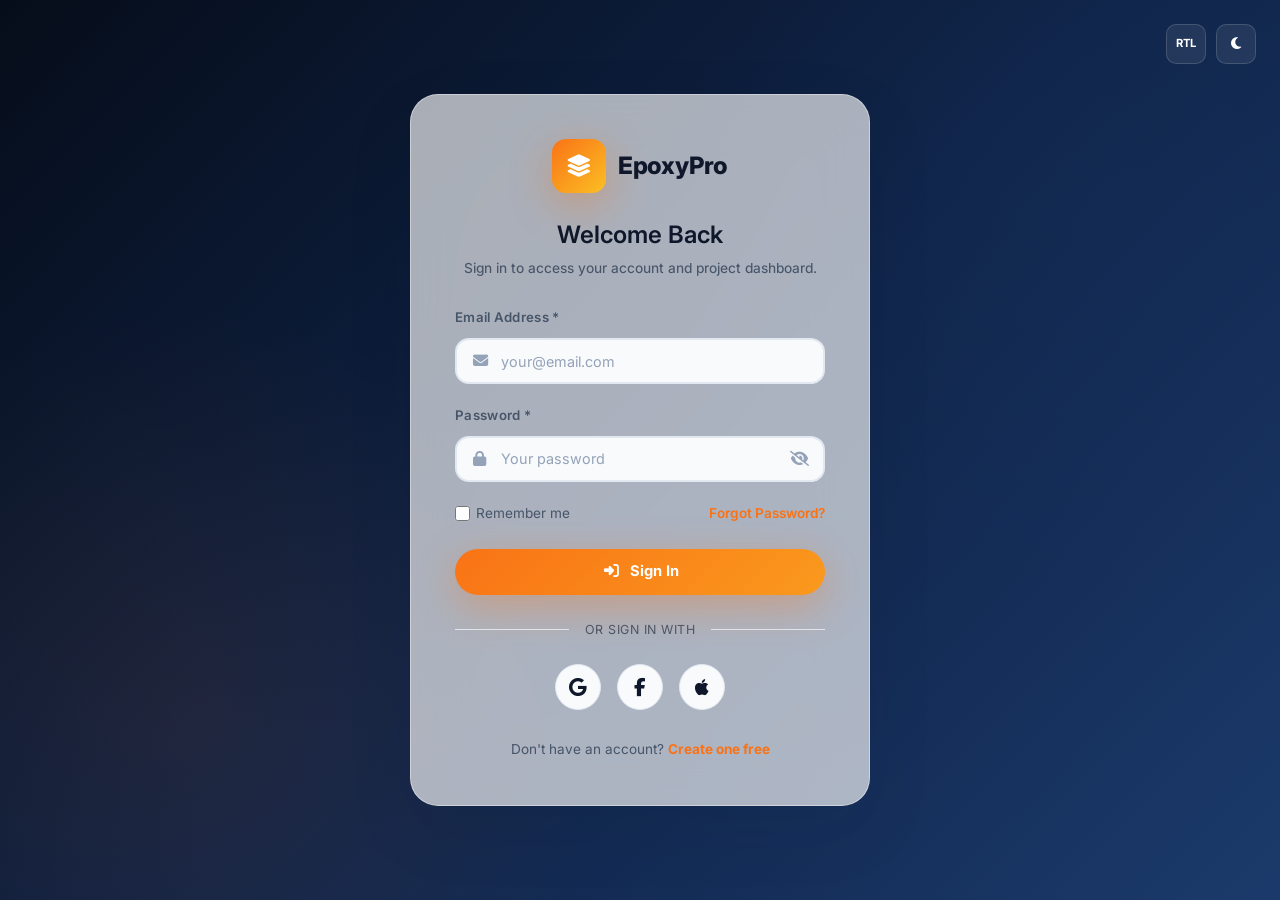
<file: login.html>
<!DOCTYPE html>
<html lang="en" data-theme="light">

<head>
  <meta charset="UTF-8" />
  <meta name="viewport" content="width=device-width, initial-scale=1.0" />
  <title>Login | EpoxyPro Contractors</title>
  <meta name="description"
    content="Login to your EpoxyPro account to manage your flooring projects, quotes, and appointments." />
  <link rel="stylesheet" href="https://cdn.jsdelivr.net/npm/bootstrap@5.3.3/dist/css/bootstrap.min.css" />
  <link rel="stylesheet" href="https://cdnjs.cloudflare.com/ajax/libs/font-awesome/6.5.1/css/all.min.css" />
  <link rel="stylesheet" href="assets/css/style.css?v=2.1" />
  <script>
    // Apply saved theme and direction immediately to prevent flash of unstyled content
    document.documentElement.setAttribute('data-theme', localStorage.getItem('epoxy-theme') || 'dark');
    document.documentElement.setAttribute('dir', localStorage.getItem('epoxy-dir') || 'ltr');
  </script>
  <link rel="icon" type="image/svg+xml" href="favicon.svg" />
</head>

<body>

  <!-- Floating Theme & RTL Controls (Top Right Corner, Outside Card) -->
  <div class="auth-controls">
    <button aria-label="Toggle RTL" class="header-icon-btn rtl-toggle" title="Toggle RTL" style="color:#fff;">
      <span class="rtl-label" style="font-size:0.7rem;font-weight:700;">RTL</span>
    </button>
    <button class="header-icon-btn theme-toggle" title="Theme Toggle" aria-label="Toggle Theme" style="color:#fff;">
      <i class="theme-icon fas fa-moon"></i>
    </button>
  </div>

  <div class="auth-page">
    <div class="auth-card" data-aos="zoom-in">

      <!-- Centered Card Header (Logo + Brand Name) -->
      <div class="auth-header-wrap"
        style="display:flex;flex-direction:row;align-items:center;justify-content:center;gap:14px;margin-bottom:28px;">
        <a href="index.html" class="auth-logo-link"
          style="display:flex;flex-direction:row;align-items:center;gap:12px;text-decoration:none;">
          <div class="auth-logo-icon" style="flex-shrink:0;">
            <i class="fas fa-layer-group" style="color:#fff;"></i>
          </div>
          <span class="brand-name"
            style="font-size:1.5rem;font-weight:800;color:var(--text-heading);transition:color 0.3s ease;">EpoxyPro</span>
        </a>
      </div>

      <h1 class="auth-title" style="font-weight:600;">Welcome Back</h1>
      <p class="auth-subtitle" style="font-weight:450;">Sign in to access your account and project dashboard.</p>

      <form data-validate id="loginForm">
        <!-- Email Field -->
        <div class="form-group-custom">
          <label class="form-label-custom" for="login-email">Email Address *</label>
          <div class="form-input-icon">
            <i class="fas fa-envelope"></i>
            <input type="email" id="login-email" class="form-control-custom" placeholder="your@email.com" required />
            <div class="form-error-msg">Valid email required.</div>
          </div>
        </div>

        <!-- Password Field with Toggle -->
        <div class="form-group-custom">
          <label class="form-label-custom" for="login-pwd">Password *</label>
          <div class="form-input-icon" style="position:relative;">
            <i class="fas fa-lock"></i>
            <input type="password" id="login-pwd" class="form-control-custom" placeholder="Your password" required />
            <button type="button" class="toggle-password" data-target="#login-pwd"
              aria-label="Toggle Password Visibility">
              <i class="fas fa-eye-slash"></i>
            </button>
            <div class="form-error-msg">Password required.</div>
          </div>
        </div>

        <!-- Remember Me & Forgot Password -->
        <div style="display:flex;justify-content:space-between;align-items:center;margin-bottom:24px;flex-wrap:nowrap;gap:4px;">
          <div style="display:flex;align-items:center;gap:6px;flex-shrink:1;">
            <input type="checkbox" id="remember-me"
              style="width:15px;height:15px;accent-color:var(--primary);cursor:pointer;margin:0;flex-shrink:0;" />
            <label for="remember-me"
              style="font-size:clamp(0.7rem, 3.5vw, 0.85rem);color:var(--text-secondary);cursor:pointer;user-select:none;margin:0;white-space:nowrap;">Remember me</label>
          </div>
          <a href="#"
            style="font-size:clamp(0.7rem, 3.5vw, 0.85rem);color:var(--secondary);font-weight:600;text-decoration:none;transition:color 0.2s;white-space:nowrap;flex-shrink:0;">Forgot Password?</a>
        </div>

        <!-- Login Button -->
        <button type="submit" class="btn-primary-custom w-100 justify-content-center" style="font-weight:700;">
          <i class="fas fa-sign-in-alt me-2"></i> Sign In
        </button>
      </form>

      <!-- Divider -->
      <div class="auth-divider">or sign in with</div>

      <!-- Social Login Icons -->
      <div class="social-auth-row">
        <button class="social-icon-btn" type="button" aria-label="Sign in with Google">
          <i class="fab fa-google"></i>
        </button>
        <button class="social-icon-btn" type="button" aria-label="Sign in with Facebook">
          <i class="fab fa-facebook-f"></i>
        </button>
        <button class="social-icon-btn" type="button" aria-label="Sign in with Apple">
          <i class="fab fa-apple"></i>
        </button>
      </div>

      <!-- Signup Redirect Link -->
      <p style="text-align:center;font-size:0.85rem;color:var(--text-secondary);margin-top:28px;margin-bottom:0;">
        Don't have an account? <a href="register.html"
          style="color:var(--secondary);font-weight:700;text-decoration:none;">Create one free</a>
      </p>

    </div>
  </div>

  <script src="https://cdn.jsdelivr.net/npm/bootstrap@5.3.3/dist/js/bootstrap.bundle.min.js"></script>
  <script src="assets/js/main.js"></script>
</body>

</html>
</file>
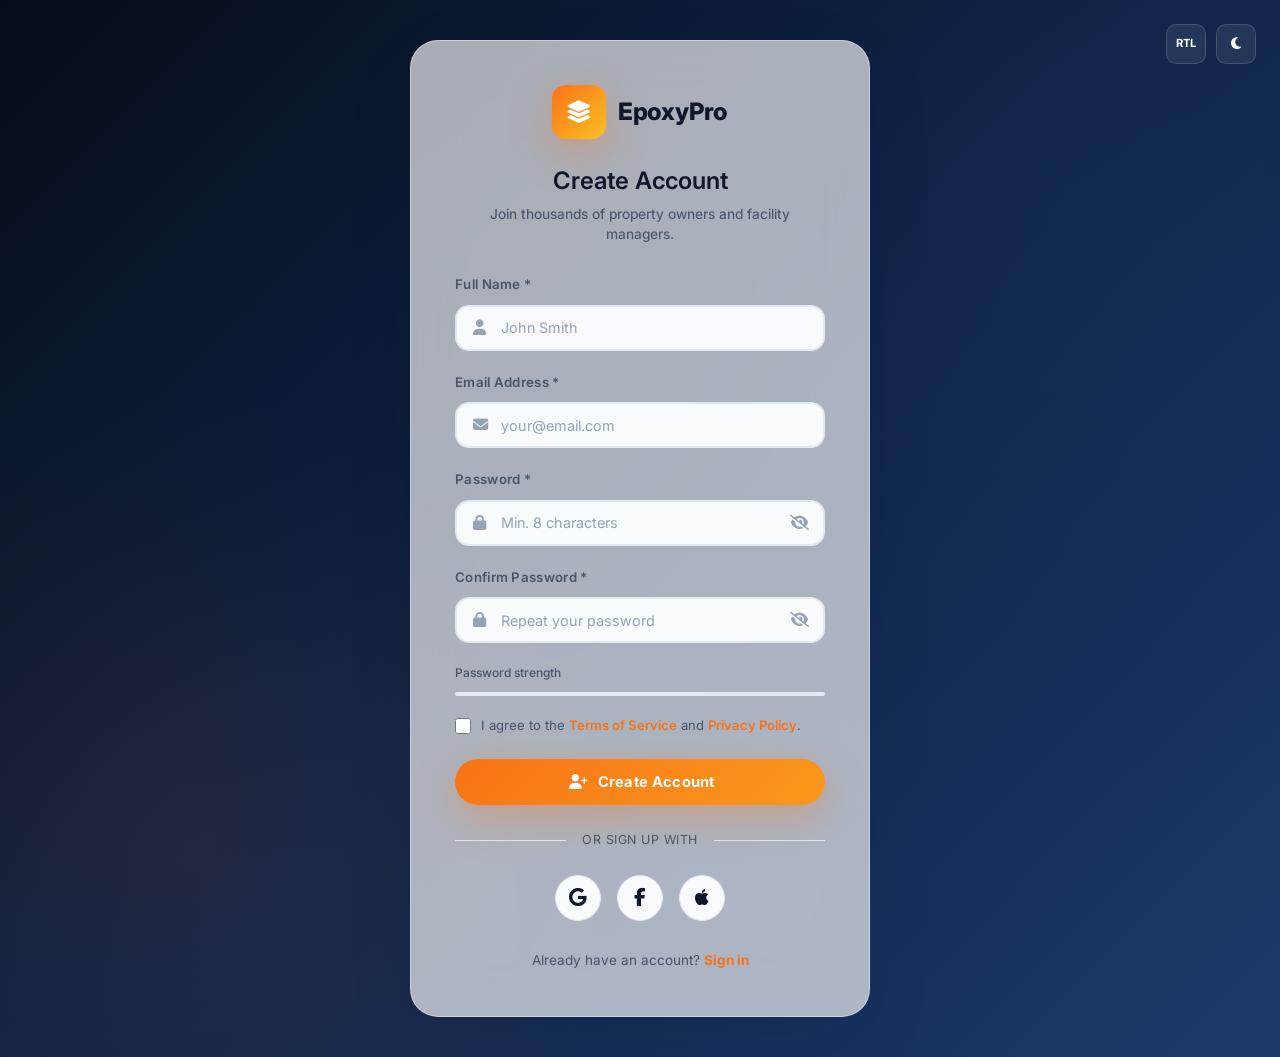
<file: register.html>
<!DOCTYPE html>
<html lang="en" data-theme="light">
<head>
  <meta charset="UTF-8" /><meta name="viewport" content="width=device-width, initial-scale=1.0" />
  <title>Create Account | EpoxyPro Contractors</title>
  <meta name="description" content="Create your free EpoxyPro account to get quotes, track projects, and access exclusive resources." />
  <link rel="stylesheet" href="https://cdn.jsdelivr.net/npm/bootstrap@5.3.3/dist/css/bootstrap.min.css" />
  <link rel="stylesheet" href="https://cdnjs.cloudflare.com/ajax/libs/font-awesome/6.5.1/css/all.min.css" />
  <link rel="stylesheet" href="assets/css/style.css?v=2.1" />
  <script>
    // Apply saved theme and direction immediately to prevent flash of unstyled content
    document.documentElement.setAttribute('data-theme', localStorage.getItem('epoxy-theme') || 'dark');
    document.documentElement.setAttribute('dir', localStorage.getItem('epoxy-dir') || 'ltr');
  </script>
  <link rel="icon" type="image/svg+xml" href="favicon.svg" />
</head>
<body>

<!-- Floating Theme & RTL Controls (Top Right Corner, Outside Card) -->
<div class="auth-controls">
  <button aria-label="Toggle RTL" class="header-icon-btn rtl-toggle" title="Toggle RTL" style="color:#fff;">
    <span class="rtl-label" style="font-size:0.7rem;font-weight:700;">RTL</span>
  </button>
  <button class="header-icon-btn theme-toggle" title="Theme Toggle" aria-label="Toggle Theme" style="color:#fff;">
    <i class="theme-icon fas fa-moon"></i>
  </button>
</div>

<div class="auth-page">
  <div class="auth-card" data-aos="zoom-in">
    
    <!-- Centered Card Header (Logo + Brand Name) -->
    <div class="auth-header-wrap" style="display:flex;flex-direction:row;align-items:center;justify-content:center;gap:14px;margin-bottom:28px;">
      <a href="index.html" class="auth-logo-link" style="display:flex;flex-direction:row;align-items:center;gap:12px;text-decoration:none;">
        <div class="auth-logo-icon" style="flex-shrink:0;">
          <i class="fas fa-layer-group" style="color:#fff;"></i>
        </div>
        <span class="brand-name" style="font-size:1.5rem;font-weight:800;color:var(--text-heading);transition:color 0.3s ease;">EpoxyPro</span>
      </a>
    </div>

    <h1 class="auth-title" style="font-weight:600;">Create Account</h1>
    <p class="auth-subtitle" style="font-weight:450;">Join thousands of property owners and facility managers.</p>

    <form data-validate id="registerForm">
      <!-- Full Name Field -->
      <div class="form-group-custom">
        <label class="form-label-custom" for="reg-fullname">Full Name *</label>
        <div class="form-input-icon">
          <i class="fas fa-user"></i>
          <input type="text" id="reg-fullname" class="form-control-custom" placeholder="John Smith" required />
          <div class="form-error-msg">Full name required.</div>
        </div>
      </div>

      <!-- Email Field -->
      <div class="form-group-custom">
        <label class="form-label-custom" for="reg-email">Email Address *</label>
        <div class="form-input-icon">
          <i class="fas fa-envelope"></i>
          <input type="email" id="reg-email" class="form-control-custom" placeholder="your@email.com" required />
          <div class="form-error-msg">Valid email required.</div>
        </div>
      </div>

      <!-- Password Field with Toggle -->
      <div class="form-group-custom">
        <label class="form-label-custom" for="reg-pwd">Password *</label>
        <div class="form-input-icon" style="position:relative;">
          <i class="fas fa-lock"></i>
          <input type="password" id="reg-pwd" class="form-control-custom" placeholder="Min. 8 characters" required />
          <button type="button" class="toggle-password" data-target="#reg-pwd" aria-label="Toggle Password Visibility">
            <i class="fas fa-eye-slash"></i>
          </button>
          <div class="form-error-msg">Password required.</div>
        </div>
      </div>

      <!-- Confirm Password Field with Toggle -->
      <div class="form-group-custom">
        <label class="form-label-custom" for="reg-confirm">Confirm Password *</label>
        <div class="form-input-icon" style="position:relative;">
          <i class="fas fa-lock"></i>
          <input type="password" id="reg-confirm" class="form-control-custom" placeholder="Repeat your password" required />
          <button type="button" class="toggle-password" data-target="#reg-confirm" aria-label="Toggle Password Visibility">
            <i class="fas fa-eye-slash"></i>
          </button>
          <div class="form-error-msg">Please confirm your password.</div>
        </div>
      </div>

      <!-- Password Strength -->
      <div style="margin-bottom:20px;">
        <div style="font-size:0.75rem;color:var(--text-secondary);margin-bottom:8px;font-weight:500;">Password strength</div>
        <div style="height:4px;background:var(--border-color);border-radius:2px;overflow:hidden;">
          <div id="pwdStrength" style="height:100%;width:0%;background:var(--gradient-secondary);border-radius:2px;transition:width 0.4s;"></div>
        </div>
      </div>

      <!-- Terms & Signup Button -->
      <div style="display:flex;align-items:flex-start;gap:10px;margin-bottom:24px;">
        <input type="checkbox" id="terms" style="width:16px;height:16px;accent-color:var(--primary);margin-top:2px;flex-shrink:0;" required />
        <label for="terms" style="font-size:0.82rem;color:var(--text-secondary);cursor:pointer;line-height:1.5;user-select:none;">
          I agree to the <a href="#" style="color:var(--secondary);font-weight:600;text-decoration:none;">Terms of Service</a> and <a href="#" style="color:var(--secondary);font-weight:600;text-decoration:none;">Privacy Policy</a>.
        </label>
      </div>

      <button type="submit" class="btn-primary-custom w-100 justify-content-center" style="font-weight:700;">
        <i class="fas fa-user-plus me-2"></i> Create Account
      </button>
    </form>

    <!-- Divider -->
    <div class="auth-divider">or sign up with</div>

    <!-- Social Signup Icons -->
    <div class="social-auth-row">
      <button class="social-icon-btn" type="button" aria-label="Sign up with Google">
        <i class="fab fa-google"></i>
      </button>
      <button class="social-icon-btn" type="button" aria-label="Sign up with Facebook">
        <i class="fab fa-facebook-f"></i>
      </button>
      <button class="social-icon-btn" type="button" aria-label="Sign up with Apple">
        <i class="fab fa-apple"></i>
      </button>
    </div>

    <!-- Login Redirect Link -->
    <p style="text-align:center;font-size:0.85rem;color:var(--text-secondary);margin-top:28px;margin-bottom:0;">
      Already have an account? <a href="login.html" style="color:var(--secondary);font-weight:700;text-decoration:none;">Sign in</a>
    </p>

  </div>
</div>

  <script src="https://cdn.jsdelivr.net/npm/bootstrap@5.3.3/dist/js/bootstrap.bundle.min.js"></script>
  <script src="assets/js/main.js"></script>
  <script>
    document.addEventListener('DOMContentLoaded', function() {
      // Password strength meter
      const pwdInput = document.getElementById('reg-pwd');
      const bar = document.getElementById('pwdStrength');
      if (pwdInput && bar) {
        pwdInput.addEventListener('input', () => {
          const v = pwdInput.value;
          let strength = 0;
          if (v.length >= 8) strength += 25;
          if (/[A-Z]/.test(v)) strength += 25;
          if (/[0-9]/.test(v)) strength += 25;
          if (/[^A-Za-z0-9]/.test(v)) strength += 25;
          bar.style.width = strength + '%';
          bar.style.background = strength < 50 ? '#EF4444' : strength < 75 ? '#F59E0B' : '#10B981';
        });
      }
    });
  </script>
</body>
</html>
</file>
<file: assets/css/style.css>
/* ================================================================
   EPOXY PRO — PREMIUM DESIGN SYSTEM v2.0
   Industrial Luxury | Deep Blue (#1B3A6B) + Flame Orange (#F97316)
   ================================================================ */

@import url('https://fonts.googleapis.com/css2?family=Inter:wght@300;400;500;600;700;800;900&family=Barlow+Condensed:wght@600;700;800;900&display=swap');

/* ================================================================
   CSS CUSTOM PROPERTIES
   ================================================================ */
:root {
  /* Brand Colors */
  --primary:        #1B3A6B;
  --primary-dark:   #0F2347;
  --primary-light:  #2a5298;
  --primary-glass:  rgba(27,58,107,0.15);
  --secondary:      #F97316;
  --secondary-dark: #ea6500;
  --secondary-light:#fb923c;
  --secondary-glow: rgba(249,115,22,0.35);
  --accent:         #0EA5E9;
  --accent-2:       #8B5CF6;
  --gold:           #FBBF24;

  /* Backgrounds */
  --bg-primary:    #FFFFFF;
  --bg-secondary:  #F8FAFC;
  --bg-tertiary:   #EEF2F7;
  --bg-card:       #FFFFFF;
  --bg-dark:       #0A1628;
  --bg-darker:     #060D1A;
  --bg-overlay:    rgba(10,22,40,0.88);

  /* Text */
  --text-primary:   #0F172A;
  --text-secondary: #475569;
  --text-muted:     #94A3B8;
  --text-inverse:   #FFFFFF;
  --text-heading:   #0F172A;

  /* Borders */
  --border-color: #E2E8F0;
  --border-light: #F1F5F9;
  --border-glow:  rgba(249,115,22,0.4);

  /* Shadows */
  --shadow-xs:  0 1px 2px rgba(0,0,0,0.05);
  --shadow-sm:  0 2px 8px rgba(0,0,0,0.08), 0 1px 3px rgba(0,0,0,0.05);
  --shadow-md:  0 8px 24px rgba(0,0,0,0.10), 0 2px 8px rgba(0,0,0,0.06);
  --shadow-lg:  0 16px 48px rgba(0,0,0,0.14), 0 4px 16px rgba(0,0,0,0.08);
  --shadow-xl:  0 32px 80px rgba(0,0,0,0.18), 0 8px 24px rgba(0,0,0,0.10);
  --shadow-2xl: 0 48px 120px rgba(0,0,0,0.25);
  --shadow-primary:   0 12px 40px rgba(27,58,107,0.30);
  --shadow-secondary: 0 12px 40px rgba(249,115,22,0.35);
  --shadow-glow:      0 0 60px rgba(249,115,22,0.20), 0 12px 40px rgba(249,115,22,0.30);
  --shadow-card:      0 4px 20px rgba(0,0,0,0.08), 0 1px 4px rgba(0,0,0,0.04);

  /* Border Radius */
  --radius-xs:   4px;
  --radius-sm:   8px;
  --radius-md:   14px;
  --radius-lg:   20px;
  --radius-xl:   28px;
  --radius-2xl:  36px;
  --radius-full: 9999px;

  /* Transitions */
  --transition:      all 0.35s cubic-bezier(0.4, 0, 0.2, 1);
  --transition-fast: all 0.18s cubic-bezier(0.4, 0, 0.2, 1);
  --transition-slow: all 0.6s cubic-bezier(0.4, 0, 0.2, 1);
  --transition-bounce: all 0.5s cubic-bezier(0.34, 1.56, 0.64, 1);

  /* Layout */
  --header-height: 82px;
  --section-py:    110px;
  --container-max: 1320px;

  /* Gradients */
  --gradient-primary:   linear-gradient(135deg, var(--primary) 0%, var(--primary-light) 100%);
  --gradient-secondary: linear-gradient(135deg, var(--secondary) 0%, #FBBF24 100%);
  --gradient-dark:      linear-gradient(135deg, #060D1A 0%, #0F2347 50%, #1B3A6B 100%);
  --gradient-hero:      linear-gradient(135deg, rgba(6,13,26,0.96) 0%, rgba(15,35,71,0.82) 55%, rgba(249,115,22,0.10) 100%);
  --gradient-card:      linear-gradient(135deg, rgba(255,255,255,0.06) 0%, rgba(255,255,255,0.02) 100%);
  --gradient-glass:     linear-gradient(135deg, rgba(255,255,255,0.12) 0%, rgba(255,255,255,0.04) 100%);
  --gradient-mesh:      radial-gradient(at 20% 50%, rgba(249,115,22,0.06) 0%, transparent 50%),
                        radial-gradient(at 80% 20%, rgba(27,58,107,0.08) 0%, transparent 50%),
                        radial-gradient(at 50% 80%, rgba(14,165,233,0.05) 0%, transparent 50%);
}

/* ================================================================
   DARK MODE
   ================================================================ */
[data-theme="dark"] {
  --bg-primary:    #060D1A;
  --bg-secondary:  #0A1628;
  --bg-tertiary:   #0F1F38;
  --bg-card:       #0F1F38;
  --text-primary:  #F1F5F9;
  --text-secondary:#94A3B8;
  --text-muted:    #64748B;
  --text-heading:  #FFFFFF;
  --border-color:  #1B3A6B;
  --border-light:  #0F2347;
  --shadow-sm:  0 2px 8px rgba(0,0,0,0.40);
  --shadow-md:  0 8px 24px rgba(0,0,0,0.50);
  --shadow-lg:  0 16px 48px rgba(0,0,0,0.60);
  --shadow-card: 0 4px 20px rgba(0,0,0,0.40);
  --gradient-mesh: radial-gradient(at 20% 50%, rgba(249,115,22,0.08) 0%, transparent 50%),
                   radial-gradient(at 80% 20%, rgba(27,58,107,0.15) 0%, transparent 50%);
}

/* ================================================================
   RTL SUPPORT
   ================================================================ */
[dir="rtl"] { text-align: right; }
[dir="rtl"] .navbar-nav { margin-left: 0; margin-right: auto; }
[dir="rtl"] .navbar-brand { margin-right: 0; margin-left: auto; }
[dir="rtl"] .ms-auto { margin-left: 0 !important; margin-right: auto !important; }
[dir="rtl"] .me-auto { margin-right: 0 !important; margin-left: auto !important; }
[dir="rtl"] .me-1,.me-2,.me-3 { margin-right: 0 !important; margin-left: .25rem !important; }
[dir="rtl"] .text-start { text-align: right !important; }
[dir="rtl"] .text-end { text-align: left !important; }
[dir="rtl"] .ps-3 { padding-left: 0 !important; padding-right: 1rem !important; }
[dir="rtl"] .pe-3 { padding-right: 0 !important; padding-left: 1rem !important; }

/* ================================================================
   BASE RESET
   ================================================================ */
*, *::before, *::after { box-sizing: border-box; margin: 0; padding: 0; }

html {
  scroll-behavior: smooth;
  font-size: 16px;
  -webkit-font-smoothing: antialiased;
  -moz-osx-font-smoothing: grayscale;
  overflow-x: hidden;
  max-width: 100%;
}

body {
  font-family: 'Inter', -apple-system, BlinkMacSystemFont, sans-serif;
  background-color: var(--bg-primary);
  color: var(--text-primary);
  line-height: 1.7;
  overflow-x: hidden;
  max-width: 100%;
  width: 100%;
  transition: background-color 0.4s ease, color 0.4s ease;
}

img { max-width: 100%; height: auto; display: block; }
a { text-decoration: none; color: inherit; transition: var(--transition); }
ul { list-style: none; padding: 0; margin: 0; }
h1,h2,h3,h4,h5,h6 { color: var(--text-heading); font-weight: 600; line-height: 1.2; }
section { padding: var(--section-py) 0; }

/* ================================================================
   KEYFRAME ANIMATIONS
   ================================================================ */
@keyframes fadeUp {
  from { opacity: 0; transform: translateY(40px); }
  to   { opacity: 1; transform: translateY(0); }
}
@keyframes fadeDown {
  from { opacity: 0; transform: translateY(-30px); }
  to   { opacity: 1; transform: translateY(0); }
}
@keyframes fadeLeft {
  from { opacity: 0; transform: translateX(50px); }
  to   { opacity: 1; transform: translateX(0); }
}
@keyframes fadeRight {
  from { opacity: 0; transform: translateX(-50px); }
  to   { opacity: 1; transform: translateX(0); }
}
@keyframes scaleIn {
  from { opacity: 0; transform: scale(0.85); }
  to   { opacity: 1; transform: scale(1); }
}
@keyframes clipReveal {
  from { clip-path: inset(0 100% 0 0); opacity: 0; }
  to   { clip-path: inset(0 0% 0 0); opacity: 1; }
}
@keyframes shimmer {
  0%   { background-position: -200% center; }
  100% { background-position: 200% center; }
}
@keyframes float {
  0%,100% { transform: translateY(0px) rotate(0deg); }
  33%      { transform: translateY(-14px) rotate(0.5deg); }
  66%      { transform: translateY(-7px) rotate(-0.5deg); }
}
@keyframes floatSlow {
  0%,100% { transform: translateY(0px); }
  50%      { transform: translateY(-20px); }
}
@keyframes pulse {
  0%,100% { transform: scale(1); opacity: 1; }
  50%      { transform: scale(1.06); opacity: 0.9; }
}
@keyframes glow-pulse {
  0%,100% { box-shadow: 0 0 20px rgba(249,115,22,0.3), 0 8px 30px rgba(249,115,22,0.2); }
  50%      { box-shadow: 0 0 50px rgba(249,115,22,0.6), 0 12px 40px rgba(249,115,22,0.35); }
}
@keyframes rotate-slow {
  from { transform: rotate(0deg); }
  to   { transform: rotate(360deg); }
}
@keyframes gradient-shift {
  0%   { background-position: 0% 50%; }
  50%  { background-position: 100% 50%; }
  100% { background-position: 0% 50%; }
}
@keyframes loadBar {
  from { width: 0%; }
  to   { width: 100%; }
}
@keyframes marquee {
  from { transform: translateX(0); }
  to   { transform: translateX(-50%); }
}
@keyframes borderGlow {
  0%,100% { border-color: rgba(249,115,22,0.3); box-shadow: 0 0 0 rgba(249,115,22,0); }
  50%      { border-color: rgba(249,115,22,0.8); box-shadow: 0 0 20px rgba(249,115,22,0.2); }
}
@keyframes typewriter {
  from { width: 0; }
  to   { width: 100%; }
}
@keyframes blink {
  0%,100% { border-right-color: var(--secondary); }
  50%      { border-right-color: transparent; }
}
@keyframes ripple {
  0%   { transform: scale(0); opacity: 0.6; }
  100% { transform: scale(4); opacity: 0; }
}

/* ================================================================
   TYPOGRAPHY
   ================================================================ */
.display-heading {
  font-family: 'Barlow Condensed', 'Inter', sans-serif;
  font-weight: 900;
  letter-spacing: -0.5px;
  text-transform: uppercase;
}

.section-badge {
  display: inline-flex;
  align-items: center;
  gap: 8px;
  background: rgba(249,115,22,0.10);
  color: var(--secondary);
  border: 1px solid rgba(249,115,22,0.25);
  padding: 7px 18px;
  border-radius: var(--radius-full);
  font-size: 0.75rem;
  font-weight: 700;
  letter-spacing: 2px;
  text-transform: uppercase;
  margin-bottom: 18px;
  position: relative;
  overflow: hidden;
}
.section-badge::before {
  content: '';
  position: absolute;
  inset: 0;
  background: var(--gradient-secondary);
  opacity: 0;
  transition: opacity 0.3s;
}
.section-badge i { position: relative; z-index: 1; }
.section-badge span, .section-badge > * { position: relative; z-index: 1; }

.section-title {
  font-size: clamp(1.9rem, 4.5vw, 2.8rem);
  font-weight: 800;
  color: var(--text-heading);
  line-height: 1.12;
  margin-bottom: 18px;
  letter-spacing: -0.3px;
}
.section-title span { color: var(--secondary); }
.section-title .stroke-text {
  -webkit-text-stroke: 2px var(--secondary);
  color: transparent;
}

.section-subtitle {
  font-size: 1.05rem;
  color: var(--text-secondary);
  max-width: 580px;
  line-height: 1.85;
}
.section-header-center { text-align: center; }
.section-header-center .section-subtitle { margin: 0 auto; }

.gradient-text {
  background: linear-gradient(135deg, var(--secondary) 0%, #FBBF24 50%, var(--secondary-dark) 100%);
  background-size: 200% auto;
  -webkit-background-clip: text;
  -webkit-text-fill-color: transparent;
  background-clip: text;
  animation: shimmer 3s linear infinite;
}

/* ================================================================
   DIVIDERS
   ================================================================ */
.divider-orange {
  width: 60px;
  height: 4px;
  background: var(--gradient-secondary);
  border-radius: 2px;
  margin: 14px 0 30px;
  position: relative;
  overflow: hidden;
}
.divider-orange::after {
  content: '';
  position: absolute;
  top: 0; left: -100%;
  width: 100%; height: 100%;
  background: rgba(255,255,255,0.5);
  animation: shimmer 2s linear infinite;
}
.divider-center { margin: 14px auto 30px; }

/* ================================================================
   BUTTONS — PREMIUM
   ================================================================ */
.btn-primary-custom {
  display: inline-flex;
  align-items: center;
  gap: 10px;
  background: var(--gradient-secondary);
  background-size: 200% 200%;
  color: #fff;
  border: none;
  padding: 15px 34px;
  border-radius: var(--radius-full);
  font-size: 0.92rem;
  font-weight: 700;
  cursor: pointer;
  transition: var(--transition);
  box-shadow: var(--shadow-secondary);
  white-space: nowrap;
  position: relative;
  overflow: hidden;
  letter-spacing: 0.3px;
}
.btn-primary-custom::before {
  content: '';
  position: absolute;
  top: 0; left: -100%;
  width: 100%; height: 100%;
  background: linear-gradient(90deg, transparent, rgba(255,255,255,0.25), transparent);
  transition: left 0.6s ease;
}
.btn-primary-custom::after {
  content: '';
  position: absolute;
  inset: 0;
  border-radius: inherit;
  background: rgba(255,255,255,0);
  transition: background 0.3s;
}
.btn-primary-custom:hover::before { left: 100%; }
.btn-primary-custom:hover {
  transform: translateY(-3px) scale(1.02);
  box-shadow: 0 20px 50px rgba(249,115,22,0.5);
  color: #fff;
}
.btn-primary-custom:active { transform: translateY(-1px) scale(0.99); }

/* Ripple effect on click */
.btn-primary-custom .ripple {
  position: absolute;
  border-radius: 50%;
  background: rgba(255,255,255,0.4);
  transform: scale(0);
  animation: ripple 0.6s linear;
  pointer-events: none;
}

.btn-outline-custom {
  display: inline-flex;
  align-items: center;
  gap: 10px;
  background: transparent;
  color: #fff;
  border: 2px solid rgba(255,255,255,0.55);
  padding: 13px 32px;
  border-radius: var(--radius-full);
  font-size: 0.92rem;
  font-weight: 600;
  cursor: pointer;
  transition: var(--transition);
  white-space: nowrap;
  position: relative;
  overflow: hidden;
  backdrop-filter: blur(4px);
}
.btn-outline-custom::before {
  content: '';
  position: absolute;
  inset: 0;
  background: rgba(255,255,255,0);
  transition: background 0.3s;
}
.btn-outline-custom:hover {
  background: rgba(255,255,255,0.15);
  border-color: #fff;
  color: #fff;
  transform: translateY(-3px);
  box-shadow: 0 12px 30px rgba(0,0,0,0.2);
}

.btn-dark-custom {
  display: inline-flex;
  align-items: center;
  gap: 10px;
  background: var(--gradient-primary);
  color: #fff;
  border: none;
  padding: 15px 34px;
  border-radius: var(--radius-full);
  font-size: 0.92rem;
  font-weight: 700;
  cursor: pointer;
  transition: var(--transition);
  box-shadow: var(--shadow-primary);
  white-space: nowrap;
  position: relative;
  overflow: hidden;
}
.btn-dark-custom::before {
  content: '';
  position: absolute;
  top: 0; left: -100%;
  width: 100%; height: 100%;
  background: linear-gradient(90deg, transparent, rgba(255,255,255,0.15), transparent);
  transition: left 0.6s ease;
}
.btn-dark-custom:hover::before { left: 100%; }
.btn-dark-custom:hover {
  transform: translateY(-3px) scale(1.02);
  box-shadow: 0 20px 50px rgba(27,58,107,0.5);
  color: #fff;
}

.btn-glass {
  display: inline-flex;
  align-items: center;
  gap: 10px;
  background: rgba(255,255,255,0.10);
  color: #fff;
  border: 1px solid rgba(255,255,255,0.20);
  padding: 13px 30px;
  border-radius: var(--radius-full);
  font-size: 0.9rem;
  font-weight: 600;
  cursor: pointer;
  transition: var(--transition);
  backdrop-filter: blur(12px);
  -webkit-backdrop-filter: blur(12px);
}
.btn-glass:hover {
  background: rgba(255,255,255,0.20);
  border-color: rgba(255,255,255,0.40);
  transform: translateY(-2px);
  color: #fff;
}

/* ================================================================
   GLASSMORPHISM UTILITIES
   ================================================================ */
.glass {
  background: rgba(255,255,255,0.08);
  backdrop-filter: blur(20px);
  -webkit-backdrop-filter: blur(20px);
  border: 1px solid rgba(255,255,255,0.15);
  border-radius: var(--radius-lg);
}
.glass-dark {
  background: rgba(10,22,40,0.70);
  backdrop-filter: blur(20px);
  -webkit-backdrop-filter: blur(20px);
  border: 1px solid rgba(255,255,255,0.08);
  border-radius: var(--radius-lg);
}
.glass-card {
  background: rgba(255,255,255,0.05);
  backdrop-filter: blur(16px);
  -webkit-backdrop-filter: blur(16px);
  border: 1px solid rgba(255,255,255,0.10);
  border-radius: var(--radius-lg);
  transition: var(--transition);
}
.glass-card:hover {
  background: rgba(255,255,255,0.10);
  border-color: rgba(249,115,22,0.30);
  transform: translateY(-4px);
  box-shadow: var(--shadow-lg);
}

/* ================================================================
   HEADER / NAVBAR — PREMIUM
   ================================================================ */
.site-header {
  position: fixed;
  top: 0; left: 0; right: 0;
  z-index: 1050;
  height: var(--header-height);
  transition: all 0.5s cubic-bezier(0.4, 0, 0.2, 1);
  background: rgba(6,13,26,0.65);
  backdrop-filter: blur(20px);
  -webkit-backdrop-filter: blur(20px);
  border-bottom: 1px solid rgba(255,255,255,0.08);
}
.site-header .navbar {
  padding: 0;
  height: var(--header-height);
  transition: var(--transition-slow);
}
.site-header.scrolled {
  background: var(--bg-primary) !important;
  box-shadow: 0 4px 30px rgba(0,0,0,0.12);
  height: 68px;
  border-bottom-color: var(--border-color);
}
.site-header.scrolled .navbar { height: 68px; }
.site-header.scrolled .nav-link { color: var(--text-primary) !important; }
.site-header.scrolled .brand-name { color: var(--text-heading) !important; }
.site-header.scrolled .header-icon-btn { color: var(--text-primary) !important; }
.site-header.header-transparent {
  background: rgba(6,13,26,0.65) !important;
  backdrop-filter: blur(20px);
  -webkit-backdrop-filter: blur(20px);
}

.navbar-brand { display: flex; align-items: center; gap: 14px; }

.brand-logo {
  width: 46px; height: 46px;
  background: var(--gradient-secondary);
  border-radius: 12px;
  display: flex; align-items: center; justify-content: center;
  color: #fff;
  font-size: 1.25rem;
  flex-shrink: 0;
  box-shadow: var(--shadow-secondary);
  position: relative;
  overflow: hidden;
}
.brand-logo::after {
  content: '';
  position: absolute;
  inset: 0;
  background: linear-gradient(135deg, rgba(255,255,255,0.3) 0%, transparent 60%);
  border-radius: inherit;
}

.brand-name {
  font-size: 1.15rem;
  font-weight: 800;
  color: #fff;
  line-height: 1.1;
  letter-spacing: -0.2px;
}
.brand-tagline {
  font-size: 0.62rem;
  font-weight: 500;
  color: rgba(255,255,255,0.6);
  letter-spacing: 2px;
  text-transform: uppercase;
  display: block;
}

.nav-link {
  color: rgba(255,255,255,0.88) !important;
  font-weight: 500;
  font-size: 0.88rem;
  padding: 8px 15px !important;
  border-radius: var(--radius-sm);
  transition: var(--transition);
  position: relative;
  letter-spacing: 0.2px;
}
.nav-link::after {
  content: '';
  position: absolute;
  bottom: 4px; left: 15px; right: 15px;
  height: 2px;
  background: var(--gradient-secondary);
  border-radius: 2px;
  transform: scaleX(0);
  transition: transform 0.35s cubic-bezier(0.4, 0, 0.2, 1);
  transform-origin: right;
}
.nav-link:hover::after, .nav-link.active::after {
  transform: scaleX(1);
  transform-origin: left;
}
.nav-link:hover { color: #fff !important; }
.nav-link.active { color: var(--secondary) !important; font-weight: 600; }

.header-actions { display: flex; align-items: center; gap: 8px; }

.header-icon-btn {
  width: 40px; height: 40px;
  display: flex; align-items: center; justify-content: center;
  background: rgba(255,255,255,0.08);
  border: 1px solid rgba(255,255,255,0.15);
  border-radius: 10px;
  color: rgba(255,255,255,0.88);
  font-size: 0.85rem;
  cursor: pointer;
  transition: var(--transition);
  backdrop-filter: blur(8px);
}
.header-icon-btn:hover {
  background: rgba(249,115,22,0.15);
  border-color: rgba(249,115,22,0.3);
  color: var(--secondary);
  transform: translateY(-1px);
}

.header-quote-btn {
  background: var(--gradient-secondary) !important;
  color: #fff !important;
  border: none !important;
  padding: 10px 22px !important;
  border-radius: var(--radius-full) !important;
  font-weight: 700 !important;
  font-size: 0.83rem !important;
  box-shadow: var(--shadow-secondary);
  white-space: nowrap;
  position: relative;
  overflow: hidden;
}
.header-quote-btn::before {
  content: '';
  position: absolute;
  top: 0; left: -100%;
  width: 100%; height: 100%;
  background: linear-gradient(90deg, transparent, rgba(255,255,255,0.2), transparent);
  transition: left 0.5s;
}
.header-quote-btn:hover::before { left: 100%; }
.header-quote-btn:hover {
  transform: translateY(-2px) !important;
  box-shadow: 0 10px 28px rgba(249,115,22,0.50) !important;
  color: #fff !important;
}
.header-quote-btn::after { display: none !important; }

.navbar-toggler {
  border: 1px solid rgba(255,255,255,0.25) !important;
  padding: 7px 11px !important;
  color: #fff !important;
  border-radius: 8px !important;
}
.site-header.scrolled .navbar-toggler {
  border-color: var(--border-color) !important;
}
[data-theme="dark"] .site-header.scrolled .navbar-toggler {
  border-color: rgba(255,255,255,0.25) !important;
}
.navbar-toggler-icon {
  background-image: url("data:image/svg+xml,%3csvg xmlns='http://www.w3.org/2000/svg' viewBox='0 0 30 30'%3e%3cpath stroke='rgba%28255%2c255%2c255%2c0.9%29' stroke-linecap='round' stroke-miterlimit='10' stroke-width='2' d='M4 7h22M4 15h22M4 23h22'/%3e%3c/svg%3e") !important;
}
[data-theme="dark"] .site-header.scrolled .navbar-toggler-icon {
  background-image: url("data:image/svg+xml,%3csvg xmlns='http://www.w3.org/2000/svg' viewBox='0 0 30 30'%3e%3cpath stroke='rgba%28241%2c245%2c249%2c0.9%29' stroke-linecap='round' stroke-miterlimit='10' stroke-width='2' d='M4 7h22M4 15h22M4 23h22'/%3e%3c/svg%3e") !important;
}
.site-header.scrolled .navbar-toggler-icon {
  background-image: url("data:image/svg+xml,%3csvg xmlns='http://www.w3.org/2000/svg' viewBox='0 0 30 30'%3e%3cpath stroke='rgba%2815%2c23%2c42%2c0.9%29' stroke-linecap='round' stroke-miterlimit='10' stroke-width='2' d='M4 7h22M4 15h22M4 23h22'/%3e%3c/svg%3e") !important;
}

/* ================================================================
   HERO SECTION — PREMIUM FULLSCREEN
   ================================================================ */
.hero-section {
  min-height: 100vh;
  display: flex;
  align-items: center;
  position: relative;
  overflow: hidden;
  background: var(--bg-darker);
}

.hero-bg-image {
  position: absolute;
  inset: 0;
  background-size: cover;
  background-position: center;
  background-attachment: fixed;
  z-index: 0;
  transform: scale(1.05);
  transition: transform 0.6s ease;
}
.hero-bg-image::after {
  content: '';
  position: absolute;
  inset: 0;
  background: linear-gradient(180deg, rgba(6,13,26,0.3) 0%, rgba(6,13,26,0) 50%);
}

.hero-overlay {
  position: absolute;
  inset: 0;
  background: var(--gradient-hero);
  z-index: 1;
}

/* Animated grid lines overlay */
.hero-grid {
  position: absolute;
  inset: 0;
  z-index: 1;
  opacity: 0.04;
  background-image:
    linear-gradient(rgba(255,255,255,0.8) 1px, transparent 1px),
    linear-gradient(90deg, rgba(255,255,255,0.8) 1px, transparent 1px);
  background-size: 60px 60px;
}

/* Floating particles */
.hero-particle {
  position: absolute;
  border-radius: 50%;
  pointer-events: none;
  z-index: 1;
}
.hero-particle-1 {
  width: 420px; height: 420px;
  top: -10%; right: -5%;
  background: radial-gradient(circle, rgba(249,115,22,0.12) 0%, transparent 70%);
  animation: floatSlow 8s ease-in-out infinite;
  pointer-events: none;
  overflow: hidden;
}
.hero-particle-2 {
  width: 300px; height: 300px;
  bottom: 5%; left: -3%;
  background: radial-gradient(circle, rgba(27,58,107,0.25) 0%, transparent 70%);
  animation: floatSlow 10s ease-in-out infinite reverse;
  pointer-events: none;
  overflow: hidden;
}
.hero-particle-3 {
  width: 180px; height: 180px;
  top: 40%; right: 15%;
  background: radial-gradient(circle, rgba(14,165,233,0.10) 0%, transparent 70%);
  animation: floatSlow 6s ease-in-out infinite;
  pointer-events: none;
  overflow: hidden;
}

.hero-content { position: relative; z-index: 2; }

.hero-badge {
  display: inline-flex;
  align-items: center;
  gap: 8px;
  background: rgba(249,115,22,0.12);
  border: 1px solid rgba(249,115,22,0.35);
  color: #FED7AA;
  padding: 8px 20px;
  border-radius: var(--radius-full);
  font-size: 0.75rem;
  font-weight: 700;
  letter-spacing: 2px;
  text-transform: uppercase;
  margin-bottom: 28px;
  backdrop-filter: blur(8px);
  -webkit-backdrop-filter: blur(8px);
  position: relative;
  overflow: hidden;
}
.hero-badge::before {
  content: '';
  position: absolute;
  top: 0; left: -100%;
  width: 100%; height: 100%;
  background: linear-gradient(90deg, transparent, rgba(255,255,255,0.15), transparent);
  animation: shimmer 3s linear infinite;
}

.hero-title {
  font-size: clamp(2.4rem, 6vw, 4.4rem);
  font-weight: 900;
  color: #fff;
  line-height: 1.06;
  margin-bottom: 24px;
  letter-spacing: -0.5px;
  font-family: 'Barlow Condensed', 'Inter', sans-serif;
  text-transform: uppercase;
}
.hero-title .highlight {
  background: linear-gradient(135deg, var(--secondary) 0%, #FBBF24 100%);
  -webkit-background-clip: text;
  -webkit-text-fill-color: transparent;
  background-clip: text;
  position: relative;
}
.hero-title .line-block {
  display: block;
  overflow: hidden;
}
.hero-title .line-inner {
  display: block;
  transform: translateY(100%);
  opacity: 0;
  transition: transform 0.8s cubic-bezier(0.16, 1, 0.3, 1), opacity 0.6s ease;
}
.hero-title .line-inner.revealed {
  transform: translateY(0);
  opacity: 1;
}

.hero-subtitle {
  font-size: clamp(1rem, 2vw, 1.15rem);
  color: rgba(255,255,255,0.78);
  line-height: 1.85;
  margin-bottom: 40px;
  max-width: 540px;
  font-weight: 400;
}

.hero-trust-row {
  display: flex;
  align-items: center;
  gap: 20px;
  flex-wrap: wrap;
  margin-top: 16px;
}
.hero-trust-item {
  display: flex;
  align-items: center;
  gap: 8px;
  color: rgba(255,255,255,0.70);
  font-size: 0.82rem;
  font-weight: 500;
}
.hero-trust-item i { color: var(--secondary); font-size: 0.9rem; }

.hero-stats {
  display: flex;
  gap: 0;
  flex-wrap: wrap;
  margin-top: 52px;
  padding-top: 40px;
  border-top: 1px solid rgba(255,255,255,0.10);
}
.hero-stat-item {
  text-align: center;
  padding: 0 32px 0 0;
  margin-right: 32px;
  border-right: 1px solid rgba(255,255,255,0.10);
}
.hero-stat-item:last-child { border-right: none; padding-right: 0; margin-right: 0; }
.hero-stat-number {
  font-size: 2.2rem;
  font-weight: 900;
  color: var(--secondary);
  line-height: 1;
  display: block;
  font-family: 'Barlow Condensed', sans-serif;
  letter-spacing: -0.5px;
}
.hero-stat-label {
  font-size: 0.72rem;
  color: rgba(255,255,255,0.60);
  font-weight: 600;
  letter-spacing: 1.5px;
  text-transform: uppercase;
  margin-top: 4px;
  display: block;
}

/* Floating side card */
.hero-float-card {
  background: rgba(255,255,255,0.06);
  backdrop-filter: blur(20px);
  -webkit-backdrop-filter: blur(20px);
  border: 1px solid rgba(255,255,255,0.12);
  border-radius: 24px;
  padding: 36px;
  animation: float 5s ease-in-out infinite;
  position: relative;
  overflow: hidden;
}
.hero-float-card::before {
  content: '';
  position: absolute;
  top: 0; left: 0;
  width: 100%; height: 3px;
  background: var(--gradient-secondary);
}
.hero-float-card::after {
  content: '';
  position: absolute;
  top: -50%; right: -50%;
  width: 200%; height: 200%;
  background: radial-gradient(circle, rgba(249,115,22,0.04) 0%, transparent 60%);
  pointer-events: none;
}

.hero-card-icon {
  width: 54px; height: 54px;
  background: var(--gradient-secondary);
  border-radius: 16px;
  display: flex; align-items: center; justify-content: center;
  color: #fff;
  font-size: 1.4rem;
  box-shadow: 0 8px 24px rgba(249,115,22,0.35);
  margin-bottom: 20px;
  position: relative;
  z-index: 1;
}

.hero-card-checklist {
  display: flex;
  flex-direction: column;
  gap: 10px;
  margin-bottom: 28px;
}
.hero-card-check {
  display: flex;
  align-items: center;
  gap: 12px;
  padding: 12px 16px;
  background: rgba(255,255,255,0.04);
  border-radius: 12px;
  border: 1px solid rgba(255,255,255,0.06);
  transition: var(--transition);
}
.hero-card-check:hover {
  background: rgba(249,115,22,0.08);
  border-color: rgba(249,115,22,0.20);
}
.hero-card-check i { color: var(--secondary); flex-shrink: 0; }
.hero-card-check span { color: rgba(255,255,255,0.82); font-size: 0.87rem; font-weight: 500; }

/* Scroll indicator */
.scroll-indicator {
  position: absolute;
  bottom: 36px;
  left: 50%;
  transform: translateX(-50%);
  z-index: 2;
  text-align: center;
  animation: fadeUp 1s ease 1.5s both;
}
.scroll-indicator a {
  display: flex;
  flex-direction: column;
  align-items: center;
  gap: 8px;
  color: rgba(255,255,255,0.45);
  font-size: 0.68rem;
  letter-spacing: 2.5px;
  text-transform: uppercase;
  transition: var(--transition);
}
.scroll-indicator a:hover { color: var(--secondary); }
.scroll-dot {
  width: 30px; height: 50px;
  border: 2px solid rgba(255,255,255,0.20);
  border-radius: 15px;
  display: flex;
  justify-content: center;
  padding-top: 8px;
}
.scroll-dot::before {
  content: '';
  width: 5px; height: 5px;
  background: var(--secondary);
  border-radius: 50%;
  animation: float 1.5s ease-in-out infinite;
}

/* ================================================================
   PAGE HERO (inner pages)
   ================================================================ */
.page-hero {
  background-size: cover !important;
  background-position: center !important;
  padding: 170px 0 90px;
  background: var(--gradient-dark);
  position: relative;
  overflow: hidden;
}
.page-hero::before {
  content: '';
  position: absolute;
  inset: 0;
  background: linear-gradient(to bottom, rgba(6,13,26,0.80) 0%, rgba(6,13,26,0.50) 100%);
  z-index: 0;
}
.page-hero::after {
  content: '';
  position: absolute;
  inset: 0;
  background-image:
    linear-gradient(rgba(255,255,255,0.03) 1px, transparent 1px),
    linear-gradient(90deg, rgba(255,255,255,0.03) 1px, transparent 1px);
  background-size: 50px 50px;
  z-index: 0;
}
.page-hero .container { position: relative; z-index: 1; }

.page-hero-title {
  font-size: clamp(2.2rem, 5vw, 3.5rem);
  font-weight: 900;
  color: #fff;
  margin-bottom: 16px;
  font-family: 'Barlow Condensed', 'Inter', sans-serif;
  text-transform: uppercase;
  letter-spacing: 0.5px;
}

.breadcrumb-custom { display: flex; align-items: center; gap: 10px; flex-wrap: wrap; }
.breadcrumb-custom a { color: rgba(255,255,255,0.55); font-size: 0.88rem; font-weight: 500; }
.breadcrumb-custom a:hover { color: var(--secondary); }
.breadcrumb-custom .sep { color: rgba(255,255,255,0.25); font-size: 0.75rem; }
.breadcrumb-custom .current { color: var(--secondary); font-size: 0.88rem; font-weight: 600; }

/* Ensure all layout cards/boxes stretch to equal heights within their grid rows */
.row > [class*="col-"]:has(.feature-item),
.row > [class*="col-"]:has(.cert-card),
.row > [class*="col-"]:has(.service-card),
.row > [class*="col-"]:has(.blog-card),
.row > [class*="col-"]:has(.pricing-card),
.row > [class*="col-"]:has(.industry-card) {
  display: flex;
  flex-direction: column;
}
.row > [class*="col-"]:has(.feature-item) > *,
.row > [class*="col-"]:has(.cert-card) > *,
.row > [class*="col-"]:has(.service-card) > *,
.row > [class*="col-"]:has(.blog-card) > *,
.row > [class*="col-"]:has(.pricing-card) > *,
.row > [class*="col-"]:has(.industry-card) > * {
  flex: 1 1 auto;
  width: 100%;
}

/* ================================================================
   SERVICE CARDS — PREMIUM
   ================================================================ */
.service-card {
  background: var(--bg-card);
  border: 1px solid var(--border-color);
  border-radius: var(--radius-xl);
  overflow: hidden;
  transition: all 0.45s cubic-bezier(0.4, 0, 0.2, 1);
  height: 100%;
  position: relative;
  box-shadow: var(--shadow-card);
  display: flex;
  flex-direction: column;
}
.service-card::before {
  content: '';
  position: absolute;
  bottom: 0; left: 0; right: 0;
  height: 3px;
  background: var(--gradient-secondary);
  transform: scaleX(0);
  transition: transform 0.45s ease;
  z-index: 1;
}
.service-card::after {
  content: '';
  position: absolute;
  inset: 0;
  background: radial-gradient(circle at 50% -20%, rgba(249,115,22,0.06) 0%, transparent 60%);
  opacity: 0;
  transition: opacity 0.45s ease;
  pointer-events: none;
}
.service-card:hover {
  transform: translateY(-12px);
  box-shadow: 0 28px 70px rgba(0,0,0,0.14), 0 4px 20px rgba(249,115,22,0.08);
  border-color: rgba(249,115,22,0.15);
}
.service-card:hover::before { transform: scaleX(1); }
.service-card:hover::after { opacity: 1; }

.service-card-img {
  height: 230px;
  overflow: hidden;
  position: relative;
}
.service-card-img img {
  width: 100%; height: 100%;
  object-fit: cover;
  transition: transform 0.7s cubic-bezier(0.4, 0, 0.2, 1);
}
.service-card:hover .service-card-img img { transform: scale(1.10); }

.service-card-img-overlay {
  position: absolute;
  inset: 0;
  background: linear-gradient(to top, rgba(10,22,40,0.55) 0%, transparent 55%);
  transition: opacity 0.4s ease;
}
.service-card:hover .service-card-img-overlay { opacity: 0.7; }

.service-card-body {
  padding: 28px;
  position: relative;
  z-index: 1;
  display: flex;
  flex-direction: column;
  flex: 1;
}

.service-card-icon {
  width: 54px; height: 54px;
  background: rgba(249,115,22,0.10);
  border-radius: var(--radius-md);
  display: flex; align-items: center; justify-content: center;
  color: var(--secondary);
  font-size: 1.35rem;
  margin-bottom: 18px;
  transition: all 0.4s cubic-bezier(0.34, 1.56, 0.64, 1);
  position: relative;
}
.service-card-icon::after {
  content: '';
  position: absolute;
  inset: 0;
  border-radius: inherit;
  border: 2px solid rgba(249,115,22,0.20);
  transition: var(--transition);
}
.service-card:hover .service-card-icon {
  background: var(--gradient-secondary);
  color: #fff;
  transform: scale(1.1) rotate(-5deg);
  box-shadow: 0 8px 24px rgba(249,115,22,0.35);
}
.service-card:hover .service-card-icon::after { border-color: transparent; }

.service-card-title {
  font-size: 1.12rem;
  font-weight: 700;
  color: var(--text-heading);
  margin-bottom: 12px;
  transition: color 0.3s;
}
.service-card:hover .service-card-title { color: var(--secondary); }

.service-card-text {
  font-size: 0.87rem;
  color: var(--text-secondary);
  line-height: 1.75;
  margin-bottom: 20px;
  flex: 1;
}

.service-card-link {
  display: inline-flex;
  align-items: center;
  gap: 6px;
  color: var(--secondary);
  font-size: 0.87rem;
  font-weight: 700;
  transition: var(--transition);
  position: relative;
}
.service-card-link::after {
  content: '';
  position: absolute;
  bottom: -2px; left: 0;
  width: 0; height: 2px;
  background: var(--secondary);
  transition: width 0.3s ease;
}
.service-card-link:hover::after { width: 100%; }
.service-card-link:hover { gap: 12px; }

/* ================================================================
   WHY CHOOSE US — FEATURE CARDS
   ================================================================ */
/* ================================================================
   CERTIFICATION CARDS — EQUAL HEIGHT
   ================================================================ */
.cert-card {
  display: flex;
  flex-direction: column;
  align-items: center;
  justify-content: flex-start;
  text-align: center;
  padding: 32px 20px 28px;
  background: var(--bg-card);
  border: 1px solid var(--border-color);
  border-radius: var(--radius-xl);
  transition: all 0.4s cubic-bezier(0.4, 0, 0.2, 1);
  position: relative;
  overflow: hidden;
  height: 100%;
  min-height: 200px;
  box-shadow: var(--shadow-card);
}
.cert-card::after {
  content: '';
  position: absolute;
  bottom: 0; left: 0; right: 0;
  height: 3px;
  background: var(--gradient-secondary);
  transform: scaleX(0);
  transition: transform 0.4s ease;
}
.cert-card:hover {
  transform: translateY(-6px);
  border-color: rgba(249,115,22,0.25);
  box-shadow: 0 20px 50px rgba(0,0,0,0.10), 0 4px 16px rgba(249,115,22,0.10);
}
.cert-card:hover::after { transform: scaleX(1); }
.cert-card .cert-icon {
  width: 64px; height: 64px;
  background: var(--gradient-secondary);
  border-radius: var(--radius-md);
  display: flex; align-items: center; justify-content: center;
  color: #fff;
  font-size: 1.5rem;
  margin-bottom: 18px;
  box-shadow: 0 8px 24px rgba(249,115,22,0.30);
  transition: all 0.4s cubic-bezier(0.34, 1.56, 0.64, 1);
  flex-shrink: 0;
}
.cert-card:hover .cert-icon {
  transform: scale(1.12) rotate(-5deg);
  box-shadow: 0 12px 32px rgba(249,115,22,0.45);
}
.cert-card h5 {
  font-size: 1rem;
  font-weight: 800;
  color: var(--text-heading);
  margin-bottom: 10px;
  line-height: 1.35;
}
.cert-card p {
  font-size: 0.82rem;
  color: var(--text-secondary);
  line-height: 1.65;
  margin: 0;
}

.feature-item {
  display: flex;
  gap: 22px;
  padding: 26px;
  background: var(--bg-card);
  border: 1px solid var(--border-color);
  border-radius: var(--radius-lg);
  transition: all 0.4s cubic-bezier(0.4, 0, 0.2, 1);
  position: relative;
  overflow: hidden;
  height: 100%;
  width: 100%;
}
.feature-item::before {
  content: '';
  position: absolute;
  left: 0; top: 0; bottom: 0;
  width: 3px;
  background: var(--gradient-secondary);
  transform: scaleY(0);
  transition: transform 0.4s ease;
  transform-origin: bottom;
}
.feature-item:hover {
  border-color: rgba(249,115,22,0.20);
  box-shadow: var(--shadow-md);
  transform: translateY(-4px) translateX(4px);
}
.feature-item:hover::before { transform: scaleY(1); }

.feature-icon {
  width: 56px; height: 56px;
  background: var(--gradient-secondary);
  border-radius: var(--radius-md);
  display: flex; align-items: center; justify-content: center;
  color: #fff;
  font-size: 1.3rem;
  flex-shrink: 0;
  box-shadow: 0 8px 24px rgba(249,115,22,0.30);
  transition: var(--transition-bounce);
}
.feature-item:hover .feature-icon {
  transform: scale(1.12) rotate(-6deg);
  box-shadow: 0 12px 32px rgba(249,115,22,0.45);
}

.feature-content h5 { font-size: 1rem; font-weight: 700; margin-bottom: 8px; color: var(--text-heading); }
.feature-content p { font-size: 0.85rem; color: var(--text-secondary); line-height: 1.65; margin: 0; }

@media (max-width: 575px) {
  .feature-item {
    flex-direction: column;
    gap: 16px;
  }
}

/* ================================================================
   PROJECT CARDS / GALLERY
   ================================================================ */
.project-card {
  border-radius: var(--radius-xl);
  overflow: hidden;
  position: relative;
  height: 320px;
  cursor: pointer;
  box-shadow: var(--shadow-md);
  transition: all 0.45s cubic-bezier(0.4, 0, 0.2, 1);
}
.project-card:hover {
  transform: translateY(-6px);
  box-shadow: var(--shadow-xl);
}
.project-card img {
  width: 100%; height: 100%;
  object-fit: cover;
  transition: transform 0.7s cubic-bezier(0.4, 0, 0.2, 1);
}
.project-card:hover img { transform: scale(1.10); }

.project-card-overlay {
  position: absolute;
  inset: 0;
  background: linear-gradient(to top, rgba(6,13,26,0.95) 0%, rgba(6,13,26,0.40) 50%, transparent 100%);
  opacity: 0;
  transition: opacity 0.45s ease;
  display: flex;
  align-items: flex-end;
  padding: 30px;
}
.project-card:hover .project-card-overlay { opacity: 1; }

.project-card-type {
  display: inline-block;
  background: var(--gradient-secondary);
  color: #fff;
  font-size: 0.68rem;
  font-weight: 800;
  letter-spacing: 1.5px;
  text-transform: uppercase;
  padding: 4px 14px;
  border-radius: var(--radius-full);
  margin-bottom: 10px;
  box-shadow: 0 4px 12px rgba(249,115,22,0.3);
}
.project-card-title {
  font-size: 1.18rem;
  font-weight: 700;
  color: #fff;
  margin-bottom: 6px;
}
.project-card-meta {
  font-size: 0.78rem;
  color: rgba(255,255,255,0.70);
  display: flex;
  gap: 14px;
}
.project-card-meta i { color: var(--secondary); }

/* Zoom button overlay for project cards */
.project-card-zoom {
  position: absolute;
  top: 50%;
  left: 50%;
  transform: translate(-50%, -50%) scale(0.7);
  width: 56px; height: 56px;
  background: rgba(255,255,255,0.15);
  backdrop-filter: blur(10px);
  border: 2px solid rgba(255,255,255,0.30);
  border-radius: 50%;
  display: flex;
  align-items: center;
  justify-content: center;
  color: #fff;
  font-size: 1.1rem;
  opacity: 0;
  transition: all 0.4s cubic-bezier(0.34, 1.56, 0.64, 1);
  z-index: 2;
}
.project-card:hover .project-card-zoom {
  opacity: 1;
  transform: translate(-50%, -50%) scale(1);
}

/* ================================================================
   TESTIMONIALS — LUXURY
   ================================================================ */
.testimonial-card {
  background: var(--bg-card);
  border: 1px solid var(--border-color);
  border-radius: var(--radius-xl);
  padding: 36px;
  transition: all 0.4s cubic-bezier(0.4, 0, 0.2, 1);
  position: relative;
  height: 100%;
  overflow: hidden;
  box-shadow: var(--shadow-card);
}
.testimonial-card::before {
  content: '\201C';
  position: absolute;
  top: 16px; right: 28px;
  font-size: 6rem;
  color: rgba(249,115,22,0.07);
  font-family: Georgia, serif;
  line-height: 1;
  font-weight: 700;
}
.testimonial-card::after {
  content: '';
  position: absolute;
  inset: 0;
  background: radial-gradient(circle at top right, rgba(249,115,22,0.04) 0%, transparent 60%);
  opacity: 0;
  transition: opacity 0.4s;
}
.testimonial-card:hover {
  border-color: rgba(249,115,22,0.25);
  box-shadow: 0 24px 60px rgba(0,0,0,0.12), 0 4px 16px rgba(249,115,22,0.08);
  transform: translateY(-6px);
}
.testimonial-card:hover::after { opacity: 1; }

.testimonial-stars { display: flex; gap: 4px; margin-bottom: 18px; }
.testimonial-stars i { color: #F59E0B; font-size: 0.95rem; }

.testimonial-text {
  font-size: 0.94rem;
  color: var(--text-secondary);
  line-height: 1.85;
  margin-bottom: 28px;
  font-style: italic;
  position: relative;
  z-index: 1;
}

.testimonial-author { display: flex; align-items: flex-start; gap: 16px; }
.testimonial-author > div { margin-top: 4px; }

.testimonial-avatar {
  width: 56px; height: 56px;
  border-radius: 50%;
  object-fit: cover;
  border: 3px solid rgba(249,115,22,0.40);
  transition: var(--transition);
  box-shadow: 0 4px 12px rgba(249,115,22,0.20);
}
.testimonial-card:hover .testimonial-avatar { border-color: var(--secondary); }

.testimonial-name {
  font-size: 0.95rem;
  font-weight: 700;
  color: var(--text-heading);
  margin-bottom: 3px;
}
.testimonial-role { font-size: 0.78rem; color: var(--text-muted); font-weight: 500; }

/* Testimonials carousel */
.testimonials-track-wrap { overflow: hidden; }
.testimonials-track {
  display: flex;
  gap: 24px;
  transition: transform 0.6s cubic-bezier(0.4, 0, 0.2, 1);
}
.testimonials-track .testimonial-slide { flex: 0 0 calc(33.333% - 16px); }
.testimonial-nav {
  display: none !important;
}
.testimonial-dot {
  width: 10px; height: 10px;
  border-radius: 50%;
  background: var(--border-color);
  cursor: pointer;
  transition: all 0.3s ease;
  border: none;
  padding: 0;
}
.testimonial-dot.active {
  width: 32px;
  border-radius: 5px;
  background: var(--secondary);
}

/* ================================================================
   CTA SECTION
   ================================================================ */
.cta-section {
  background: var(--gradient-dark);
  position: relative;
  overflow: hidden;
  padding: 110px 0;
}
.cta-section::before {
  content: '';
  position: absolute;
  top: -50%; right: -10%;
  width: 70%; height: 200%;
  background: radial-gradient(ellipse, rgba(249,115,22,0.12) 0%, transparent 65%);
}
.cta-section::after {
  content: '';
  position: absolute;
  bottom: -50%; left: -10%;
  width: 55%; height: 200%;
  background: radial-gradient(ellipse, rgba(27,58,107,0.28) 0%, transparent 65%);
}
.cta-section .container { position: relative; z-index: 1; }

.cta-title {
  font-size: clamp(1.9rem, 4.5vw, 3rem);
  font-weight: 900;
  color: #fff;
  line-height: 1.12;
  margin-bottom: 18px;
  font-family: 'Barlow Condensed', 'Inter', sans-serif;
  text-transform: uppercase;
}
.cta-title span { color: var(--secondary); }
.cta-text { font-size: 1.05rem; color: rgba(255,255,255,0.72); line-height: 1.85; margin-bottom: 40px; }

/* Ensure input text and placeholders are fully visible inside the dark CTA section */
.cta-section .form-control-custom {
  background: rgba(255, 255, 255, 0.08) !important;
  border: 1px solid rgba(255, 255, 255, 0.15) !important;
  color: #ffffff !important;
}
.cta-section .form-control-custom::placeholder {
  color: rgba(255, 255, 255, 0.5) !important;
}
.cta-section .form-control-custom:focus {
  background: rgba(255, 255, 255, 0.12) !important;
  border-color: var(--secondary) !important;
  box-shadow: 0 0 0 5px rgba(249, 115, 22, 0.2) !important;
}

/* ================================================================
   COUNTER SECTION
   ================================================================ */
.counter-section {
  background: var(--gradient-primary);
  padding: 90px 0;
  position: relative;
  overflow: hidden;
}
.counter-section::before {
  content: '';
  position: absolute;
  inset: 0;
  background: url("data:image/svg+xml,%3Csvg width='60' height='60' viewBox='0 0 60 60' xmlns='http://www.w3.org/2000/svg'%3E%3Cg fill='none' fill-rule='evenodd'%3E%3Cg fill='%23ffffff' fill-opacity='0.04'%3E%3Cpath d='M36 34v-4h-2v4h-4v2h4v4h2v-4h4v-2h-4zm0-30V0h-2v4h-4v2h4v4h2V6h4V4h-4zM6 34v-4H4v4H0v2h4v4h2v-4h4v-2H6zM6 4V0H4v4H0v2h4v4h2V6h4V4H6z'/%3E%3C/g%3E%3C/g%3E%3C/svg%3E");
}
.counter-item { text-align: center; position: relative; z-index: 1; }
.counter-number {
  font-size: clamp(2.6rem, 6vw, 3.8rem);
  font-weight: 900;
  color: #fff;
  line-height: 1;
  margin-bottom: 10px;
  display: block;
  font-family: 'Barlow Condensed', sans-serif;
  letter-spacing: -0.5px;
}
.counter-suffix { color: var(--secondary); }
.counter-label {
  font-size: 0.88rem;
  color: rgba(255,255,255,0.70);
  font-weight: 600;
  letter-spacing: 0.5px;
}

/* ================================================================
   PROCESS STEPS
   ================================================================ */
.process-step {
  text-align: center;
  position: relative;
  padding: 0 16px;
}
.process-step::after {
  content: '';
  position: absolute;
  top: 40px;
  left: calc(50% + 44px);
  right: calc(-50% + 44px);
  height: 2px;
  background: linear-gradient(90deg, var(--secondary), rgba(249,115,22,0.15));
}
.process-step:last-child::after { display: none; }

.process-step-number {
  width: 80px; height: 80px;
  background: var(--gradient-secondary);
  border-radius: 50%;
  display: flex; align-items: center; justify-content: center;
  font-size: 1.7rem;
  font-weight: 900;
  color: #fff;
  margin: 0 auto 24px;
  box-shadow: 0 12px 32px rgba(249,115,22,0.40);
  position: relative;
  z-index: 1;
  transition: var(--transition-bounce);
  font-family: 'Barlow Condensed', sans-serif;
}
.process-step:hover .process-step-number {
  transform: scale(1.12) rotate(-5deg);
  box-shadow: 0 18px 45px rgba(249,115,22,0.50);
}
.process-step-title {
  font-size: 1.05rem;
  font-weight: 700;
  color: var(--text-heading);
  margin-bottom: 10px;
}
.process-step-text { font-size: 0.84rem; color: var(--text-secondary); line-height: 1.75; }

/* ================================================================
   PRICING CARDS
   ================================================================ */
.pricing-card {
  background: var(--bg-card);
  border: 2px solid var(--border-color);
  border-radius: var(--radius-2xl);
  padding: 44px 38px;
  position: relative;
  transition: all 0.45s cubic-bezier(0.4, 0, 0.2, 1);
  height: 100%;
  overflow: hidden;
}
.pricing-card::before {
  content: '';
  position: absolute;
  top: 0; left: 0; right: 0;
  height: 4px;
  background: var(--border-color);
  transition: background 0.4s;
}
.pricing-card:hover {
  transform: translateY(-10px);
  box-shadow: var(--shadow-xl);
  border-color: rgba(249,115,22,0.20);
}
.pricing-card:hover::before { background: var(--gradient-secondary); }
.pricing-card.featured {
  border-color: var(--secondary);
  background: linear-gradient(135deg, var(--primary-dark) 0%, var(--primary) 100%);
  color: #fff;
  box-shadow: var(--shadow-glow);
}
.pricing-card.featured::before { background: var(--gradient-secondary); }
.pricing-card.featured * { color: #fff !important; }
.pricing-card.featured .pricing-feature { border-color: rgba(255,255,255,0.12) !important; }

.pricing-badge {
  position: absolute;
  top: -16px; left: 50%;
  transform: translateX(-50%);
  background: var(--gradient-secondary);
  color: #fff;
  font-size: 0.72rem;
  font-weight: 800;
  letter-spacing: 1.5px;
  text-transform: uppercase;
  padding: 7px 22px;
  border-radius: var(--radius-full);
  box-shadow: var(--shadow-secondary);
  white-space: nowrap;
}
.pricing-plan-name {
  font-size: 0.78rem;
  font-weight: 700;
  color: var(--secondary);
  letter-spacing: 2.5px;
  text-transform: uppercase;
  margin-bottom: 10px;
}
.pricing-card.featured .pricing-plan-name { color: rgba(255,255,255,0.65) !important; }
.pricing-price {
  font-size: 3.2rem;
  font-weight: 900;
  color: var(--text-heading);
  line-height: 1;
  margin-bottom: 6px;
  font-family: 'Barlow Condensed', sans-serif;
}
.pricing-price sup { font-size: 1.2rem; vertical-align: top; margin-top: 10px; }
.pricing-price-note { font-size: 0.82rem; color: var(--text-muted); margin-bottom: 22px; }
.pricing-divider { height: 1px; background: var(--border-color); margin: 28px 0; }
.pricing-feature {
  display: flex;
  align-items: center;
  gap: 12px;
  padding: 11px 0;
  border-bottom: 1px solid var(--border-light);
  font-size: 0.88rem;
  color: var(--text-secondary);
}
.pricing-feature:last-child { border-bottom: none; }
.pricing-feature i { color: var(--secondary); font-size: 0.85rem; flex-shrink: 0; }

/* ================================================================
   BLOG CARDS
   ================================================================ */
.blog-card {
  background: var(--bg-card);
  border: 1px solid var(--border-color);
  border-radius: var(--radius-xl);
  overflow: hidden;
  transition: all 0.4s cubic-bezier(0.4, 0, 0.2, 1);
  height: 100%;
  box-shadow: var(--shadow-card);
  display: flex;
  flex-direction: column;
}
.blog-card:hover {
  transform: translateY(-8px);
  box-shadow: var(--shadow-lg);
  border-color: rgba(249,115,22,0.15);
}
.blog-card-img { height: 230px; overflow: hidden; position: relative; }
.blog-card-img img {
  width: 100%; height: 100%;
  object-fit: cover;
  transition: transform 0.7s cubic-bezier(0.4, 0, 0.2, 1);
}
.blog-card:hover .blog-card-img img { transform: scale(1.10); }

.blog-card-body { padding: 28px; display: flex; flex-direction: column; flex: 1; }
.blog-category {
  display: inline-block;
  background: rgba(249,115,22,0.10);
  color: var(--secondary);
  font-size: 0.70rem;
  font-weight: 800;
  letter-spacing: 1.5px;
  text-transform: uppercase;
  padding: 5px 14px;
  border-radius: var(--radius-full);
  margin-bottom: 14px;
}
.blog-card-title {
  font-size: 1.05rem;
  font-weight: 700;
  color: var(--text-heading);
  margin-bottom: 12px;
  line-height: 1.45;
  transition: color 0.3s;
}
.blog-card:hover .blog-card-title { color: var(--secondary); }
.blog-card-meta {
  display: flex;
  align-items: center;
  flex-wrap: wrap;
  gap: 8px 16px;
  font-size: 0.78rem;
  color: var(--text-muted);
  margin-top: 18px;
  padding-top: 18px;
  border-top: 1px solid var(--border-light);
  min-height: 62px;
}
.blog-card-meta i { color: var(--secondary); }

.blog-read-more {
  display: inline-flex;
  align-items: center;
  gap: 6px;
  color: var(--secondary);
  font-size: 0.82rem;
  font-weight: 700;
  text-transform: uppercase;
  letter-spacing: 1.5px;
  margin-top: auto;
  padding-top: 14px;
  text-decoration: none;
  transition: var(--transition);
}
.blog-read-more:hover {
  color: var(--secondary-dark);
}
.blog-read-more i {
  font-size: 0.85rem;
  transition: transform 0.3s ease;
}
.blog-read-more:hover i {
  transform: translateX(4px);
}

/* ================================================================
   FORM STYLES — PREMIUM
   ================================================================ */
.form-group-custom { margin-bottom: 22px; }
.form-label-custom {
  display: block;
  font-size: 0.83rem;
  font-weight: 600;
  color: var(--text-secondary);
  margin-bottom: 9px;
  letter-spacing: 0.3px;
}
.form-control-custom {
  width: 100%;
  display: block;
  padding: 15px 20px;
  background: var(--bg-secondary);
  border: 2px solid var(--border-color);
  border-radius: var(--radius-md);
  color: var(--text-primary);
  font-size: 0.9rem;
  font-family: 'Inter', sans-serif;
  transition: all 0.35s cubic-bezier(0.4, 0, 0.2, 1);
  outline: none;
}
.form-control-custom:focus {
  border-color: var(--primary);
  background: var(--bg-primary);
  box-shadow: 0 0 0 5px rgba(27,58,107,0.08);
}
.form-control-custom::placeholder { color: var(--text-muted); }
.form-control-custom.error-field { border-color: #EF4444; box-shadow: 0 0 0 4px rgba(239,68,68,0.08); }
select.form-control-custom { cursor: pointer; }
textarea.form-control-custom { resize: vertical; min-height: 130px; }
.form-error-msg { font-size: 0.78rem; color: #EF4444; margin-top: 5px; display: none; }
.form-error-msg.show { display: block; }
.form-input-icon { position: relative; display: block; width: 100%; }
.form-input-icon i {
  position: absolute;
  left: 18px; top: 50%;
  transform: translateY(-50%);
  color: var(--text-muted);
  font-size: 0.9rem;
  pointer-events: none;
  transition: color 0.3s;
}
.form-input-icon .form-control-custom { padding-left: 48px; }
.form-input-icon:focus-within i { color: var(--primary); }

/* ================================================================
   GALLERY FILTER
   ================================================================ */
.filter-tabs { display: flex; gap: 10px; flex-wrap: wrap; justify-content: center; margin-bottom: 44px; }
.filter-btn {
  padding: 10px 24px;
  border-radius: var(--radius-full);
  background: var(--bg-card);
  border: 2px solid var(--border-color);
  color: var(--text-secondary);
  font-size: 0.84rem;
  font-weight: 600;
  cursor: pointer;
  transition: all 0.35s cubic-bezier(0.4, 0, 0.2, 1);
  letter-spacing: 0.3px;
}
.filter-btn:hover, .filter-btn.active {
  background: var(--secondary);
  border-color: var(--secondary);
  color: #fff;
  box-shadow: 0 8px 24px rgba(249,115,22,0.30);
  transform: translateY(-2px);
}

.gallery-grid {
  display: grid;
  grid-template-columns: repeat(auto-fill, minmax(300px, 1fr));
  gap: 20px;
}
.gallery-item {
  border-radius: var(--radius-lg);
  overflow: hidden;
  position: relative;
  aspect-ratio: 4/3;
  cursor: pointer;
  box-shadow: var(--shadow-card);
  transition: all 0.4s cubic-bezier(0.4, 0, 0.2, 1);
}
.gallery-item:hover { transform: translateY(-5px); box-shadow: var(--shadow-lg); }
.gallery-item img { width: 100%; height: 100%; object-fit: cover; transition: transform 0.65s cubic-bezier(0.4, 0, 0.2, 1); }
.gallery-item:hover img { transform: scale(1.10); }
.gallery-item-overlay {
  position: absolute;
  inset: 0;
  background: rgba(6,13,26,0.70);
  display: flex;
  align-items: center;
  justify-content: center;
  opacity: 0;
  transition: opacity 0.35s ease;
}
.gallery-item:hover .gallery-item-overlay { opacity: 1; }
.gallery-zoom-btn {
  width: 56px; height: 56px;
  background: rgba(255,255,255,0.15);
  backdrop-filter: blur(10px);
  border: 2px solid rgba(255,255,255,0.30);
  border-radius: 50%;
  display: flex; align-items: center; justify-content: center;
  color: #fff;
  font-size: 1.1rem;
  transform: scale(0.7);
  transition: all 0.4s cubic-bezier(0.34, 1.56, 0.64, 1);
}
.gallery-item:hover .gallery-zoom-btn { transform: scale(1); }

/* ================================================================
   BEFORE / AFTER SLIDER
   ================================================================ */
.before-after-container {
  position: relative;
  overflow: hidden;
  border-radius: var(--radius-xl);
  cursor: col-resize;
  user-select: none;
  height: 420px;
  box-shadow: var(--shadow-lg);
}
/* Only the "after" image is full-width absolutely positioned */
.ba-after {
  position: absolute;
  top: 0; left: 0;
  width: 100%; height: 100%;
  object-fit: cover;
  z-index: 1;
}
/* The "before" panel is absolutely positioned and clipped */
.ba-before {
  position: absolute;
  top: 0; left: 0;
  width: 50%;
  height: 100%;
  overflow: hidden;
  z-index: 2;
}
/* The before image MUST be position:relative so overflow:hidden clips it */
.ba-before img {
  position: relative !important;
  width: 200%;
  height: 100%;
  object-fit: cover;
  display: block;
  max-width: none;
}
.ba-divider {
  position: absolute;
  top: 0; bottom: 0;
  left: 50%;
  width: 3px;
  background: #fff;
  z-index: 10;
  cursor: col-resize;
  box-shadow: 0 0 20px rgba(0,0,0,0.4);
}
.ba-handle {
  position: absolute;
  top: 50%; left: 50%;
  transform: translate(-50%, -50%);
  width: 50px; height: 50px;
  background: var(--secondary);
  border-radius: 50%;
  display: flex; align-items: center; justify-content: center;
  color: #fff;
  font-size: 1.05rem;
  box-shadow: 0 0 0 5px rgba(255,255,255,0.35), var(--shadow-secondary);
  z-index: 11;
  transition: transform 0.3s ease;
}
.before-after-container:active .ba-handle { transform: translate(-50%, -50%) scale(1.15); }
.ba-label {
  position: absolute;
  top: 18px;
  padding: 5px 16px;
  background: rgba(0,0,0,0.60);
  backdrop-filter: blur(6px);
  color: #fff;
  font-size: 0.73rem;
  font-weight: 700;
  letter-spacing: 1.5px;
  text-transform: uppercase;
  border-radius: var(--radius-full);
  z-index: 5;
}
.ba-before-label { left: 18px; z-index: 12; }
.ba-after-label { right: 18px; z-index: 5; }

/* ================================================================
   CONTACT CARDS
   ================================================================ */
.contact-info-card {
  background: var(--bg-card);
  border: 1px solid var(--border-color);
  border-radius: var(--radius-xl);
  padding: 36px;
  text-align: center;
  transition: all 0.4s cubic-bezier(0.4, 0, 0.2, 1);
  box-shadow: var(--shadow-card);
  position: relative;
  overflow: hidden;
  display: flex;
  flex-direction: column;
  align-items: center;
  justify-content: center;
  height: 100%;
}
.contact-info-card::before {
  content: '';
  position: absolute;
  bottom: 0; left: 0; right: 0;
  height: 3px;
  background: var(--gradient-secondary);
  transform: scaleX(0);
  transition: transform 0.4s ease;
}
.contact-info-card:hover {
  border-color: rgba(249,115,22,0.20);
  box-shadow: var(--shadow-md);
  transform: translateY(-6px);
}
.contact-info-card:hover::before { transform: scaleX(1); }
.contact-info-icon {
  width: 68px; height: 68px;
  background: rgba(249,115,22,0.10);
  border-radius: 50%;
  display: flex; align-items: center; justify-content: center;
  color: var(--secondary);
  font-size: 1.6rem;
  margin: 0 auto 18px;
  transition: all 0.4s cubic-bezier(0.34, 1.56, 0.64, 1);
}
.contact-info-card:hover .contact-info-icon {
  background: var(--gradient-secondary);
  color: #fff;
  transform: scale(1.12) rotate(-6deg);
  box-shadow: 0 10px 28px rgba(249,115,22,0.35);
}
.contact-info-title { font-size: 1rem; font-weight: 700; margin-bottom: 10px; }
.contact-info-text { font-size: 0.87rem; color: var(--text-secondary); }

/* ================================================================
   AUTH PAGES
   ================================================================ */
.auth-controls {
  position: absolute;
  top: 24px;
  right: 24px;
  z-index: 1001;
  display: flex;
  gap: 10px;
}
@media (max-width: 640px) {
  .auth-controls {
    top: 12px;
    right: 12px;
  }
}

.auth-page {
  min-height: 100vh;
  background: var(--gradient-dark);
  display: flex;
  align-items: center;
  justify-content: center;
  padding: 80px 20px 40px;
  position: relative;
  overflow: hidden;
}
@media (min-width: 640px) {
  .auth-page {
    padding: 40px 20px;
  }
}
.auth-page::before {
  content: '';
  position: absolute;
  top: -30%; right: -15%;
  width: 60%; height: 100%;
  background: radial-gradient(circle, rgba(27,58,107,0.15) 0%, transparent 70%);
  pointer-events: none;
}
.auth-page::after {
  content: '';
  position: absolute;
  bottom: -30%; left: -15%;
  width: 60%; height: 100%;
  background: radial-gradient(circle, rgba(249,115,22,0.08) 0%, transparent 70%);
  pointer-events: none;
}
.auth-card {
  background: rgba(255, 255, 255, 0.65);
  backdrop-filter: blur(28px);
  -webkit-backdrop-filter: blur(28px);
  border: 1px solid rgba(255, 255, 255, 0.40);
  border-radius: 28px;
  padding: 32px;
  width: 90%;
  max-width: 380px;
  box-shadow: 0 24px 70px rgba(10, 22, 40, 0.08);
  position: relative;
  z-index: 2;
  transition: all 0.4s cubic-bezier(0.4, 0, 0.2, 1);
}
[data-theme="dark"] .auth-card {
  background: rgba(10, 22, 40, 0.70);
  border-color: rgba(255, 255, 255, 0.08);
  box-shadow: 0 24px 70px rgba(0, 0, 0, 0.45);
}
.auth-card:hover {
  transform: translateY(-5px);
  box-shadow: 0 32px 80px rgba(10, 22, 40, 0.12);
}
[data-theme="dark"] .auth-card:hover {
  box-shadow: 0 32px 80px rgba(0, 0, 0, 0.55);
}
.auth-logo-link {
  display: inline-flex;
  flex-direction: column;
  align-items: center;
  gap: 8px;
  text-decoration: none;
  transition: transform 0.3s ease;
  cursor: pointer;
}
.auth-logo-link:hover {
  transform: translateY(-2px);
}
.auth-logo-link:hover .auth-logo-icon {
  transform: scale(1.08) rotate(-4deg);
  box-shadow: 0 8px 24px rgba(249,115,22,0.45);
}
.auth-logo-link:hover .brand-name {
  color: var(--secondary) !important;
}
.auth-logo-icon {
  width: 54px; height: 54px;
  background: var(--gradient-secondary);
  border-radius: 14px;
  display: flex; align-items: center; justify-content: center;
  color: #fff;
  font-size: 1.4rem;
  box-shadow: var(--shadow-secondary);
  transition: all 0.3s ease;
}
.auth-title {
  font-size: 1.5rem;
  font-weight: 600;
  color: var(--text-heading);
  margin-bottom: 8px;
  text-align: center;
}
.auth-subtitle {
  font-size: 0.86rem;
  font-weight: 450;
  color: var(--text-secondary);
  margin-bottom: 28px;
  text-align: center;
  line-height: 1.5;
}
.auth-divider {
  display: flex;
  align-items: center;
  gap: 16px;
  margin: 24px 0;
  color: var(--text-secondary);
  font-size: 0.78rem;
  text-transform: uppercase;
  letter-spacing: 0.5px;
}
.auth-divider::before, .auth-divider::after {
  content: '';
  flex: 1;
  height: 1px;
  background: var(--border-color);
}
.social-auth-row {
  display: flex;
  justify-content: center;
  gap: 16px;
  margin-top: 14px;
}
.social-icon-btn {
  width: 46px;
  height: 46px;
  border-radius: 50%;
  border: 1px solid var(--border-color);
  background: var(--bg-secondary);
  color: var(--text-primary);
  display: flex;
  align-items: center;
  justify-content: center;
  font-size: 1.15rem;
  cursor: pointer;
  transition: var(--transition);
}
.social-icon-btn:hover {
  background: var(--bg-card);
  border-color: var(--secondary);
  color: var(--secondary);
  transform: translateY(-2.5px);
  box-shadow: var(--shadow-sm);
}
.auth-card .form-group-custom {
  margin-bottom: 20px;
}
.auth-card .form-control-custom {
  height: 46px;
  padding: 10px 18px;
  font-size: 0.90rem;
}
.auth-card .form-input-icon i {
  font-size: 0.95rem;
}
.auth-card .form-input-icon .form-control-custom {
  padding-left: 44px;
}
.auth-card .btn-primary-custom {
  height: 46px;
  padding: 10px 24px;
  display: inline-flex;
  align-items: center;
  justify-content: center;
  font-size: 0.92rem;
}
.auth-card .toggle-password {
  position: absolute;
  right: 16px !important;
  top: 50%;
  transform: translateY(-50%);
  background: none;
  border: none;
  color: var(--text-muted);
  cursor: pointer;
  padding: 0;
  display: flex;
  align-items: center;
  justify-content: center;
  z-index: 10;
  transition: var(--transition);
}
.auth-card .toggle-password:hover {
  color: var(--primary);
}
[data-theme="dark"] .auth-card .toggle-password:hover {
  color: var(--secondary);
}
.auth-card .toggle-password i {
  position: relative !important;
  left: auto !important;
  transform: none !important;
}
.auth-card input[type="password"], .auth-card input[type="text"]#login-pwd, .auth-card input[type="text"]#reg-pwd, .auth-card input[type="text"]#reg-confirm {
  padding-right: 44px;
}

@media (min-width: 640px) {
  .auth-card {
    max-width: 420px;
    padding: 40px;
  }
}
@media (min-width: 1024px) {
  .auth-card {
    max-width: 460px;
    padding: 44px;
  }
}

/* ================================================================
   FOOTER — PREMIUM
   ================================================================ */
.site-footer {
  background: #060D1A;
  color: rgba(255,255,255,0.72);
  padding: 90px 0 0;
  border-top: 3px solid var(--secondary);
  position: relative;
  overflow: hidden;
}
.site-footer::before {
  content: '';
  position: absolute;
  top: 0; right: -10%;
  width: 50%; height: 60%;
  background: radial-gradient(ellipse, rgba(27,58,107,0.15) 0%, transparent 65%);
  pointer-events: none;
}
.footer-brand-name { font-size: 1.25rem; font-weight: 800; color: #fff; }
.footer-brand-tagline { font-size: 0.65rem; letter-spacing: 2px; text-transform: uppercase; color: rgba(255,255,255,0.45); }
.footer-description { font-size: 0.87rem; line-height: 1.85; color: rgba(255,255,255,0.55); margin: 22px 0 26px; }
.footer-heading {
  font-size: 0.82rem;
  font-weight: 700;
  color: #fff;
  letter-spacing: 2px;
  text-transform: uppercase;
  margin-bottom: 22px;
  position: relative;
  padding-bottom: 14px;
}
.footer-heading::after {
  content: '';
  position: absolute;
  bottom: 0; left: 0;
  width: 32px; height: 2px;
  background: var(--gradient-secondary);
}
.footer-links li { margin-bottom: 11px; }
.footer-links a {
  font-size: 0.87rem;
  color: rgba(255,255,255,0.55);
  display: flex; align-items: center; gap: 9px;
  transition: var(--transition);
}
.footer-links a:hover { color: var(--secondary); padding-left: 5px; }
.footer-links a i { font-size: 0.68rem; color: var(--secondary); }
.footer-newsletter-form { display: flex; gap: 8px; margin-top: 18px; }
.footer-newsletter-input {
  flex: 1;
  padding: 13px 18px;
  background: rgba(255,255,255,0.06);
  border: 1px solid rgba(255,255,255,0.10);
  border-radius: var(--radius-md);
  color: #fff;
  font-size: 0.85rem;
  font-family: 'Inter', sans-serif;
  outline: none;
  transition: var(--transition);
}
.footer-newsletter-input:focus { border-color: var(--secondary); background: rgba(255,255,255,0.10); }
.footer-newsletter-input::placeholder { color: rgba(255,255,255,0.30); }
.footer-newsletter-btn {
  padding: 13px 22px;
  background: var(--gradient-secondary);
  border: none;
  border-radius: var(--radius-md);
  color: #fff;
  font-size: 0.9rem;
  cursor: pointer;
  transition: var(--transition);
  box-shadow: var(--shadow-secondary);
}
.footer-newsletter-btn:hover { transform: translateY(-2px); box-shadow: 0 10px 28px rgba(249,115,22,0.40); }
.social-links { display: flex; gap: 10px; flex-wrap: wrap; margin-top: 26px; }
.social-link {
  width: 40px; height: 40px;
  background: rgba(255,255,255,0.06);
  border: 1px solid rgba(255,255,255,0.10);
  border-radius: 10px;
  display: flex; align-items: center; justify-content: center;
  color: rgba(255,255,255,0.65);
  font-size: 0.9rem;
  transition: all 0.35s cubic-bezier(0.34, 1.56, 0.64, 1);
}
.social-link:hover {
  background: var(--secondary);
  border-color: var(--secondary);
  color: #fff;
  transform: translateY(-4px) scale(1.08);
  box-shadow: 0 8px 24px rgba(249,115,22,0.35);
}
.footer-bottom {
  border-top: 1px solid rgba(255,255,255,0.06);
  padding: 26px 0;
  margin-top: 60px;
}
.footer-bottom-text { font-size: 0.82rem; color: rgba(255,255,255,0.35); }

/* Back to Top */
.back-to-top {
  position: fixed;
  bottom: 32px; right: 32px;
  width: 50px; height: 50px;
  background: var(--gradient-secondary);
  color: #fff;
  border: none;
  border-radius: 14px;
  display: flex; align-items: center; justify-content: center;
  font-size: 1rem;
  cursor: pointer;
  box-shadow: var(--shadow-secondary);
  opacity: 0;
  transform: translateY(20px) rotate(-45deg);
  transition: all 0.45s cubic-bezier(0.34, 1.56, 0.64, 1);
  z-index: 999;
}
.back-to-top.visible {
  opacity: 1;
  transform: translateY(0) rotate(0deg);
}
.back-to-top:hover { transform: translateY(-4px) scale(1.08); box-shadow: 0 16px 40px rgba(249,115,22,0.50); }

/* ================================================================
   UTILITY CLASSES
   ================================================================ */
.bg-primary-custom { background: var(--gradient-primary) !important; }
.bg-secondary-custom { background: var(--gradient-secondary) !important; }
.bg-section { background: var(--bg-secondary); }
.bg-dark-section { background: var(--bg-dark); }
.text-primary-custom { color: var(--primary) !important; }
.text-secondary-custom { color: var(--secondary) !important; }
.text-white { color: #fff !important; }
.rounded-custom { border-radius: var(--radius-lg); }
.shadow-custom { box-shadow: var(--shadow-lg); }
.pattern-bg {
  background-image: url("data:image/svg+xml,%3Csvg width='40' height='40' viewBox='0 0 40 40' xmlns='http://www.w3.org/2000/svg'%3E%3Cg fill='%231B3A6B' fill-opacity='0.035' fill-rule='evenodd'%3E%3Cpath d='M0 40L40 0H20L0 20M40 40V20L20 40'/%3E%3C/g%3E%3C/svg%3E");
}
.overlay-dark {
  position: relative;
}
.overlay-dark::before {
  content: '';
  position: absolute;
  inset: 0;
  background: rgba(6,13,26,0.75);
  z-index: 0;
}

/* ================================================================
   ANIMATIONS — SCROLL REVEAL
   ================================================================ */
.reveal-up {
  opacity: 0;
  transform: translateY(50px);
  transition: opacity 0.8s cubic-bezier(0.16, 1, 0.3, 1), transform 0.8s cubic-bezier(0.16, 1, 0.3, 1);
}
.reveal-up.revealed { opacity: 1; transform: translateY(0); }

.reveal-left {
  opacity: 0;
  transform: translateX(-50px);
  transition: opacity 0.8s cubic-bezier(0.16, 1, 0.3, 1), transform 0.8s cubic-bezier(0.16, 1, 0.3, 1);
}
.reveal-left.revealed { opacity: 1; transform: translateX(0); }

.reveal-right {
  opacity: 0;
  transform: translateX(50px);
  transition: opacity 0.8s cubic-bezier(0.16, 1, 0.3, 1), transform 0.8s cubic-bezier(0.16, 1, 0.3, 1);
}
.reveal-right.revealed { opacity: 1; transform: translateX(0); }

.reveal-scale {
  opacity: 0;
  transform: scale(0.88);
  transition: opacity 0.8s cubic-bezier(0.16, 1, 0.3, 1), transform 0.8s cubic-bezier(0.16, 1, 0.3, 1);
}
.reveal-scale.revealed { opacity: 1; transform: scale(1); }

/* Stagger delays */
.delay-1 { transition-delay: 0.1s !important; }
.delay-2 { transition-delay: 0.2s !important; }
.delay-3 { transition-delay: 0.3s !important; }
.delay-4 { transition-delay: 0.4s !important; }
.delay-5 { transition-delay: 0.5s !important; }
.delay-6 { transition-delay: 0.6s !important; }
.delay-7 { transition-delay: 0.7s !important; }
.delay-8 { transition-delay: 0.8s !important; }

/* Float animations */
.float-anim { animation: float 4s ease-in-out infinite; }
.float-slow { animation: floatSlow 6s ease-in-out infinite; }

/* ================================================================
   AOS FALLBACK
   ================================================================ */
[data-aos] { opacity: 0; transform: translateY(24px); transition: opacity 0.7s ease, transform 0.7s ease; }
[data-aos].aos-animate { opacity: 1; transform: translateY(0); }
[data-aos="fade-left"] { transform: translateX(30px); }
[data-aos="fade-left"].aos-animate { transform: translateX(0); }
[data-aos="fade-right"] { transform: translateX(-30px); }
[data-aos="fade-right"].aos-animate { transform: translateX(0); }
[data-aos="zoom-in"] { transform: scale(0.88); }
[data-aos="zoom-in"].aos-animate { transform: scale(1); }

/* ================================================================
   TOAST NOTIFICATIONS
   ================================================================ */
.toast-notification {
  position: fixed;
  bottom: 100px; right: 32px;
  background: var(--primary-dark);
  color: #fff;
  padding: 16px 24px;
  border-radius: var(--radius-md);
  font-size: 0.88rem;
  font-weight: 600;
  box-shadow: var(--shadow-lg);
  border-left: 4px solid var(--secondary);
  z-index: 10000;
  transform: translateX(130%);
  transition: transform 0.5s cubic-bezier(0.34, 1.56, 0.64, 1);
  display: flex; align-items: center; gap: 12px;
  max-width: 340px;
}
.toast-notification.show { transform: translateX(0); }
.toast-notification.success { border-left-color: #10B981; }
.toast-notification.error { border-left-color: #EF4444; }

/* ================================================================
   LIGHTBOX
   ================================================================ */
.lightbox-modal {
  position: fixed;
  inset: 0;
  background: rgba(0,0,0,0.95);
  z-index: 99999;
  display: flex; align-items: center; justify-content: center;
  opacity: 0;
  pointer-events: none;
  transition: opacity 0.4s ease;
  backdrop-filter: blur(8px);
}
.lightbox-modal.active { opacity: 1; pointer-events: all; }
.lightbox-img {
  max-width: 90vw;
  max-height: 86vh;
  border-radius: var(--radius-xl);
  box-shadow: var(--shadow-2xl);
  transform: scale(0.9);
  transition: transform 0.4s cubic-bezier(0.34, 1.56, 0.64, 1);
}
.lightbox-modal.active .lightbox-img { transform: scale(1); }
.lightbox-close {
  position: absolute;
  top: 22px; right: 22px;
  width: 48px; height: 48px;
  background: rgba(255,255,255,0.10);
  border: 1px solid rgba(255,255,255,0.20);
  border-radius: 12px;
  color: #fff;
  font-size: 1.1rem;
  cursor: pointer;
  display: flex; align-items: center; justify-content: center;
  transition: var(--transition);
  backdrop-filter: blur(10px);
}
.lightbox-close:hover { background: var(--secondary); border-color: var(--secondary); transform: rotate(90deg) scale(1.1); }

/* ================================================================
   PAGE LOADER
   ================================================================ */
.page-loader {
  position: fixed;
  inset: 0;
  background: #060D1A;
  z-index: 99998;
  display: flex; align-items: center; justify-content: center;
  transition: opacity 0.6s ease, visibility 0.6s ease;
}
.page-loader.hidden { opacity: 0; visibility: hidden; }
.loader-logo { display: flex; flex-direction: column; align-items: center; gap: 24px; }
.loader-icon {
  width: 70px; height: 70px;
  background: var(--gradient-secondary);
  border-radius: 18px;
  display: flex; align-items: center; justify-content: center;
  color: #fff;
  font-size: 2rem;
  animation: pulse 1.4s ease infinite;
  box-shadow: 0 0 40px rgba(249,115,22,0.40);
}
.loader-bar { width: 200px; height: 3px; background: rgba(255,255,255,0.08); border-radius: 2px; overflow: hidden; }
.loader-bar-fill { height: 100%; background: var(--gradient-secondary); border-radius: 2px; animation: loadBar 1.4s ease forwards; }
.loader-text { color: rgba(255,255,255,0.45); font-size: 0.75rem; letter-spacing: 3px; text-transform: uppercase; font-weight: 600; }

/* ================================================================
   MISC COMPONENTS
   ================================================================ */
/* Gradient text */
.gradient-text-brand {
  background: linear-gradient(135deg, var(--primary-light) 0%, var(--secondary) 100%);
  -webkit-background-clip: text;
  -webkit-text-fill-color: transparent;
  background-clip: text;
}

/* Map embed */
.map-embed { border-radius: var(--radius-xl); overflow: hidden; border: 2px solid var(--border-color); }
.map-embed iframe { display: block; width: 100%; border: none; }

/* Service area tags */
.area-tag {
  display: inline-flex;
  align-items: center;
  gap: 7px;
  background: var(--bg-secondary);
  border: 1px solid var(--border-color);
  color: var(--text-secondary);
  padding: 7px 15px;
  border-radius: var(--radius-full);
  font-size: 0.82rem;
  font-weight: 500;
  transition: var(--transition);
}
.area-tag:hover { background: rgba(249,115,22,0.08); border-color: var(--secondary); color: var(--secondary); transform: translateY(-2px); }
.area-tag i { color: var(--secondary); font-size: 0.75rem; }

/* FAQ */
.faq-item {
  background: var(--bg-card);
  border: 1px solid var(--border-color);
  border-radius: var(--radius-md);
  margin-bottom: 14px;
  overflow: hidden;
  transition: var(--transition);
}
.faq-item.open { border-color: var(--secondary); box-shadow: var(--shadow-sm); }
.faq-question {
  display: flex; align-items: center; justify-content: space-between;
  padding: 22px 26px;
  cursor: pointer;
  font-size: 0.95rem;
  font-weight: 600;
  color: var(--text-heading);
  gap: 16px;
}
.faq-icon {
  width: 30px; height: 30px;
  background: rgba(249,115,22,0.10);
  border-radius: 50%;
  display: flex; align-items: center; justify-content: center;
  color: var(--secondary);
  font-size: 0.8rem;
  flex-shrink: 0;
  transition: all 0.4s cubic-bezier(0.34, 1.56, 0.64, 1);
}
.faq-item.open .faq-icon { background: var(--secondary); color: #fff; transform: rotate(45deg); }
.faq-answer {
  padding: 0 26px;
  max-height: 0;
  overflow: hidden;
  transition: max-height 0.45s ease, padding 0.35s ease;
  font-size: 0.88rem;
  color: var(--text-secondary);
  line-height: 1.85;
}
.faq-item.open .faq-answer { padding: 0 26px 22px; max-height: 250px; }

/* Skill bars */
.skill-item { margin-bottom: 22px; }
.skill-label { display: flex; justify-content: space-between; font-size: 0.85rem; font-weight: 700; color: var(--text-heading); margin-bottom: 10px; }
.skill-bar { height: 8px; background: var(--bg-tertiary); border-radius: 4px; overflow: hidden; position: relative; }
.skill-fill {
  height: 100%;
  background: var(--gradient-secondary);
  border-radius: 4px;
  transition: width 1.8s cubic-bezier(0.4, 0, 0.2, 1);
  width: 0;
  position: relative;
}
.skill-fill::after {
  content: '';
  position: absolute;
  top: 0; left: 0; right: 0; bottom: 0;
  background: linear-gradient(90deg, transparent, rgba(255,255,255,0.30), transparent);
  animation: shimmer 2s linear infinite;
}

/* Progress bar (global) */
#scroll-progress {
  position: fixed;
  top: 0; left: 0;
  height: 3px;
  background: var(--gradient-secondary);
  z-index: 9999;
  width: 0%;
  transition: width 0.1s linear;
  box-shadow: 0 0 10px rgba(249,115,22,0.5);
}

/* Img placeholder */
.img-placeholder {
  background: linear-gradient(135deg, var(--primary) 0%, var(--primary-light) 100%);
  display: flex; align-items: center; justify-content: center;
  color: rgba(255,255,255,0.25);
  font-size: 2rem;
}

/* Industry cards (home-2) */
.industry-card {
  background: var(--bg-card);
  border: 1px solid var(--border-color);
  border-radius: var(--radius-lg);
  overflow: hidden;
  position: relative;
  height: 200px;
  cursor: pointer;
  transition: all 0.4s cubic-bezier(0.4, 0, 0.2, 1);
}
.industry-card:hover { transform: translateY(-6px); box-shadow: var(--shadow-lg); }
.industry-card img { width: 100%; height: 100%; object-fit: cover; transition: transform 0.65s ease; }
.industry-card:hover img { transform: scale(1.10); }
.industry-card-overlay {
  position: absolute;
  inset: 0;
  background: linear-gradient(to top, rgba(15,35,71,0.88) 0%, rgba(27,58,107,0.15) 100%);
  display: flex; align-items: flex-end; padding: 22px;
  transition: var(--transition);
}
.industry-card:hover .industry-card-overlay {
  background: linear-gradient(to top, rgba(249,115,22,0.88) 0%, rgba(249,115,22,0.15) 100%);
}
.industry-card-name { font-size: 1rem; font-weight: 700; color: #fff; }

/* Masonry gallery */
.masonry-grid { columns: 3; column-gap: 20px; }
.masonry-item {
  break-inside: avoid;
  margin-bottom: 20px;
  border-radius: var(--radius-lg);
  overflow: hidden;
  position: relative;
  cursor: pointer;
  transition: var(--transition);
}
.masonry-item:hover { transform: translateY(-4px); box-shadow: var(--shadow-lg); }
.masonry-item img { width: 100%; height: auto; display: block; transition: transform 0.65s ease; }
.masonry-item:hover img { transform: scale(1.06); }
.masonry-item-overlay {
  position: absolute; inset: 0;
  background: rgba(6,13,26,0.65);
  display: flex; align-items: center; justify-content: center;
  opacity: 0;
  transition: opacity 0.35s ease;
}
.masonry-item:hover .masonry-item-overlay { opacity: 1; }

/* Countdown / Coming Soon */
.coming-soon-page { min-height: 100vh; background: var(--gradient-dark); display: flex; align-items: center; justify-content: center; padding: 40px 20px; text-align: center; position: relative; overflow: hidden; }
.countdown-item { background: rgba(255,255,255,0.05); border: 1px solid rgba(255,255,255,0.10); border-radius: var(--radius-lg); padding: 26px 22px; min-width: 95px; }
.countdown-number { font-size: 2.6rem; font-weight: 900; color: var(--secondary); line-height: 1; display: block; font-family: 'Barlow Condensed', sans-serif; }
.countdown-label { font-size: 0.70rem; color: rgba(255,255,255,0.45); font-weight: 700; letter-spacing: 1.5px; text-transform: uppercase; margin-top: 8px; }

/* 404 */
.error-page { min-height: 100vh; display: flex; align-items: center; justify-content: center; background: var(--gradient-dark); padding: 40px 20px; text-align: center; }
.error-code {
  font-size: clamp(8rem, 22vw, 15rem);
  font-weight: 900;
  line-height: 0.9;
  background: linear-gradient(135deg, var(--primary-light) 0%, var(--secondary) 100%);
  -webkit-background-clip: text;
  -webkit-text-fill-color: transparent;
  background-clip: text;
  display: block;
  margin-bottom: 24px;
  font-family: 'Barlow Condensed', sans-serif;
}

/* ================================================================
   RESPONSIVE
   ================================================================ */
@media (max-width: 1199px) {
  :root { --section-py: 90px; }
  .masonry-grid { columns: 2; }
  /* Ensure service/blog rows stretch cards to equal heights */
  .row.g-4, .row.g-3 {
    align-items: stretch;
  }
  /* Slightly reduce card image height at tablet to prevent misalignment */
  .service-card-img { height: 200px; }
  .blog-card-img { height: 180px !important; }
  .col-lg-8 .blog-card-img { height: 260px !important; }
}

/* ================================================================
   1024PX TABLET SPECIFIC FIXES
   ================================================================ */
@media (min-width: 992px) and (max-width: 1100px) {
  .service-card-img { height: 185px; }
  .service-card-body { padding: 22px; }
  .service-card-title { font-size: 1rem; }
  .blog-card-img { height: 140px !important; }
  .col-lg-8 .blog-card-img { height: 230px !important; }
  .blog-card-body { padding: 18px !important; }
  .blog-card-title { font-size: 0.92rem !important; }
  .col-lg-8 .blog-card-title { font-size: 1.25rem !important; }

  /* Navbar adjustments to prevent wrapping/overflow at 1024px */
  .site-header .nav-link {
    padding: 6px 10px !important;
    font-size: 0.82rem;
  }
  .site-header .navbar-nav {
    gap: 4px !important;
  }
  .site-header .header-quote-btn {
    padding: 8px 16px !important;
    font-size: 0.78rem !important;
  }
  .site-header .brand-name {
    font-size: 1.05rem;
  }
  .site-header .brand-logo {
    width: 38px;
    height: 38px;
    font-size: 1.1rem;
  }
  .site-header .navbar-brand {
    gap: 8px;
  }
  .site-header .header-actions {
    gap: 6px;
  }
}

@media (max-width: 991px) {
  :root { --section-py: 70px; }
  .hero-section { min-height: auto; padding: 130px 0 80px; overflow: hidden; }
  .hero-bg-image { background-attachment: scroll; }
  .hero-stat-item { padding: 0 20px 0 0; margin-right: 20px; }
  .process-step::after { display: none; }
  .masonry-grid { columns: 2; }
  .navbar-collapse {
    background: var(--bg-primary);
    border-radius: var(--radius-lg);
    padding: 22px;
    margin-top: 12px;
    box-shadow: var(--shadow-lg);
    border: 1px solid var(--border-color);
    max-width: 100%;
    width: 100%;
  }
  .navbar-collapse .nav-link { color: var(--text-primary) !important; }
  .navbar-collapse .nav-link::after { bottom: 0; }
  .navbar-collapse .header-icon-btn {
    color: var(--text-primary) !important;
    border-color: var(--border-color) !important;
    background: var(--bg-secondary);
  }
  .testimonials-track .testimonial-slide { flex: 0 0 calc(50% - 12px); }
  /* Prevent particles from causing overflow on tablets */
  .hero-particle-1, .hero-particle-2, .hero-particle-3 { display: none; }
  .blog-card-img { height: 220px !important; }
}

@media (max-width: 767px) {
  :root { --section-py: 60px; }
  .hero-stats { gap: 0; flex-wrap: wrap; }
  .hero-stat-item { width: 50%; padding: 16px; border-right: 1px solid rgba(255,255,255,0.10); border-bottom: 1px solid rgba(255,255,255,0.10); margin: 0; }
  .hero-stat-item:nth-child(even) { border-right: none; }
  .hero-stat-number { font-size: 1.8rem; }
  .auth-card { padding: 36px 28px; }
  .testimonials-track .testimonial-slide { flex: 0 0 100%; }
  .before-after-container { height: 280px; }
  /* Contain the marquee from overflowing */
  .marquee-track { max-width: 100%; }
  /* Ensure section containers don't bleed */
  section, .bg-section { max-width: 100%; overflow: hidden; }
}

@media (max-width: 575px) {
  .hero-title { font-size: 2.2rem; }
  .btn-primary-custom, .btn-dark-custom { padding: 13px 26px; font-size: 0.88rem; white-space: normal !important; text-align: center; }
  .back-to-top { bottom: 22px; right: 22px; }
  .filter-tabs { gap: 7px; }
  .filter-btn { padding: 8px 17px; font-size: 0.80rem; }
  .masonry-grid { columns: 1; }
  .gallery-grid { grid-template-columns: 1fr; }
  .hero-trust-row { gap: 14px; }
  /* Fix any remaining overflows on small screens */
  .container, .container-fluid { max-width: 100%; padding-left: 16px; padding-right: 16px; }
  .row { margin-left: 0; margin-right: 0; }
}

/* ================================================================
   DARK MODE OVERRIDES
   ================================================================ */
[data-theme="dark"] .navbar-collapse { background: #0A1628; border-color: #1B3A6B; }
[data-theme="dark"] .navbar-collapse .nav-link { color: #F1F5F9 !important; }
[data-theme="dark"] .pricing-card.featured { background: linear-gradient(135deg, #060D1A, #1B3A6B); }
[data-theme="dark"] .social-auth-btn { background: #0F1F38; border-color: #1B3A6B; color: #F1F5F9; }
[data-theme="dark"] .form-control-custom { background: #0F1F38; border-color: #1B3A6B; color: #F1F5F9; }
[data-theme="dark"] .form-control-custom:focus { background: #0A1628; }
[data-theme="dark"] .site-header.scrolled { background: #0A1628 !important; }
[data-theme="dark"] .site-header.scrolled .nav-link { color: #F1F5F9 !important; }
[data-theme="dark"] .site-header.scrolled .brand-name { color: #FFFFFF !important; }

/* ================================================================
   SCROLLBAR
   ================================================================ */
::-webkit-scrollbar { width: 6px; }
::-webkit-scrollbar-track { background: var(--bg-secondary); }
::-webkit-scrollbar-thumb { background: var(--primary-light); border-radius: 3px; }
::-webkit-scrollbar-thumb:hover { background: var(--secondary); }

/* ================================================================
   SECTION UTILITIES
   ================================================================ */
.bg-section {
  background: var(--bg-secondary);
  padding: var(--section-py) 0;
}
[data-theme="dark"] .bg-section {
  background: var(--bg-secondary);
}

section {
  padding: var(--section-py) 0;
}
section:not([class]) {
  padding: var(--section-py) 0;
}

.pattern-bg {
  background-image:
    radial-gradient(circle at 20% 80%, rgba(249,115,22,0.03) 0%, transparent 50%),
    radial-gradient(circle at 80% 20%, rgba(27,58,107,0.05) 0%, transparent 50%);
}

/* ================================================================
   GLOBAL MOBILE OVERFLOW SAFETY NET
   ================================================================ */
/* Ensures no element can cause horizontal scrolling on mobile */
@media (max-width: 991px) {
  html, body {
    overflow-x: hidden !important;
    max-width: 100vw !important;
  }
  /* Hero section and all sections must be clipped */
  .hero-section,
  .cta-section,
  .counter-section,
  .site-footer,
  section {
    overflow-x: hidden !important;
    max-width: 100% !important;
  }
  /* Prevent the scroll progress bar from causing overflow */
  #scroll-progress {
    max-width: 100vw;
  }
  /* Ensure the navbar does not push content */
  .site-header {
    max-width: 100vw;
  }
  /* Testimonial track must not overflow */
  .testimonials-track-wrap {
    overflow: hidden;
    max-width: 100%;
  }
  /* Marquee container must clip */
  .marquee-track {
    overflow: hidden;
  }
}
</file>
